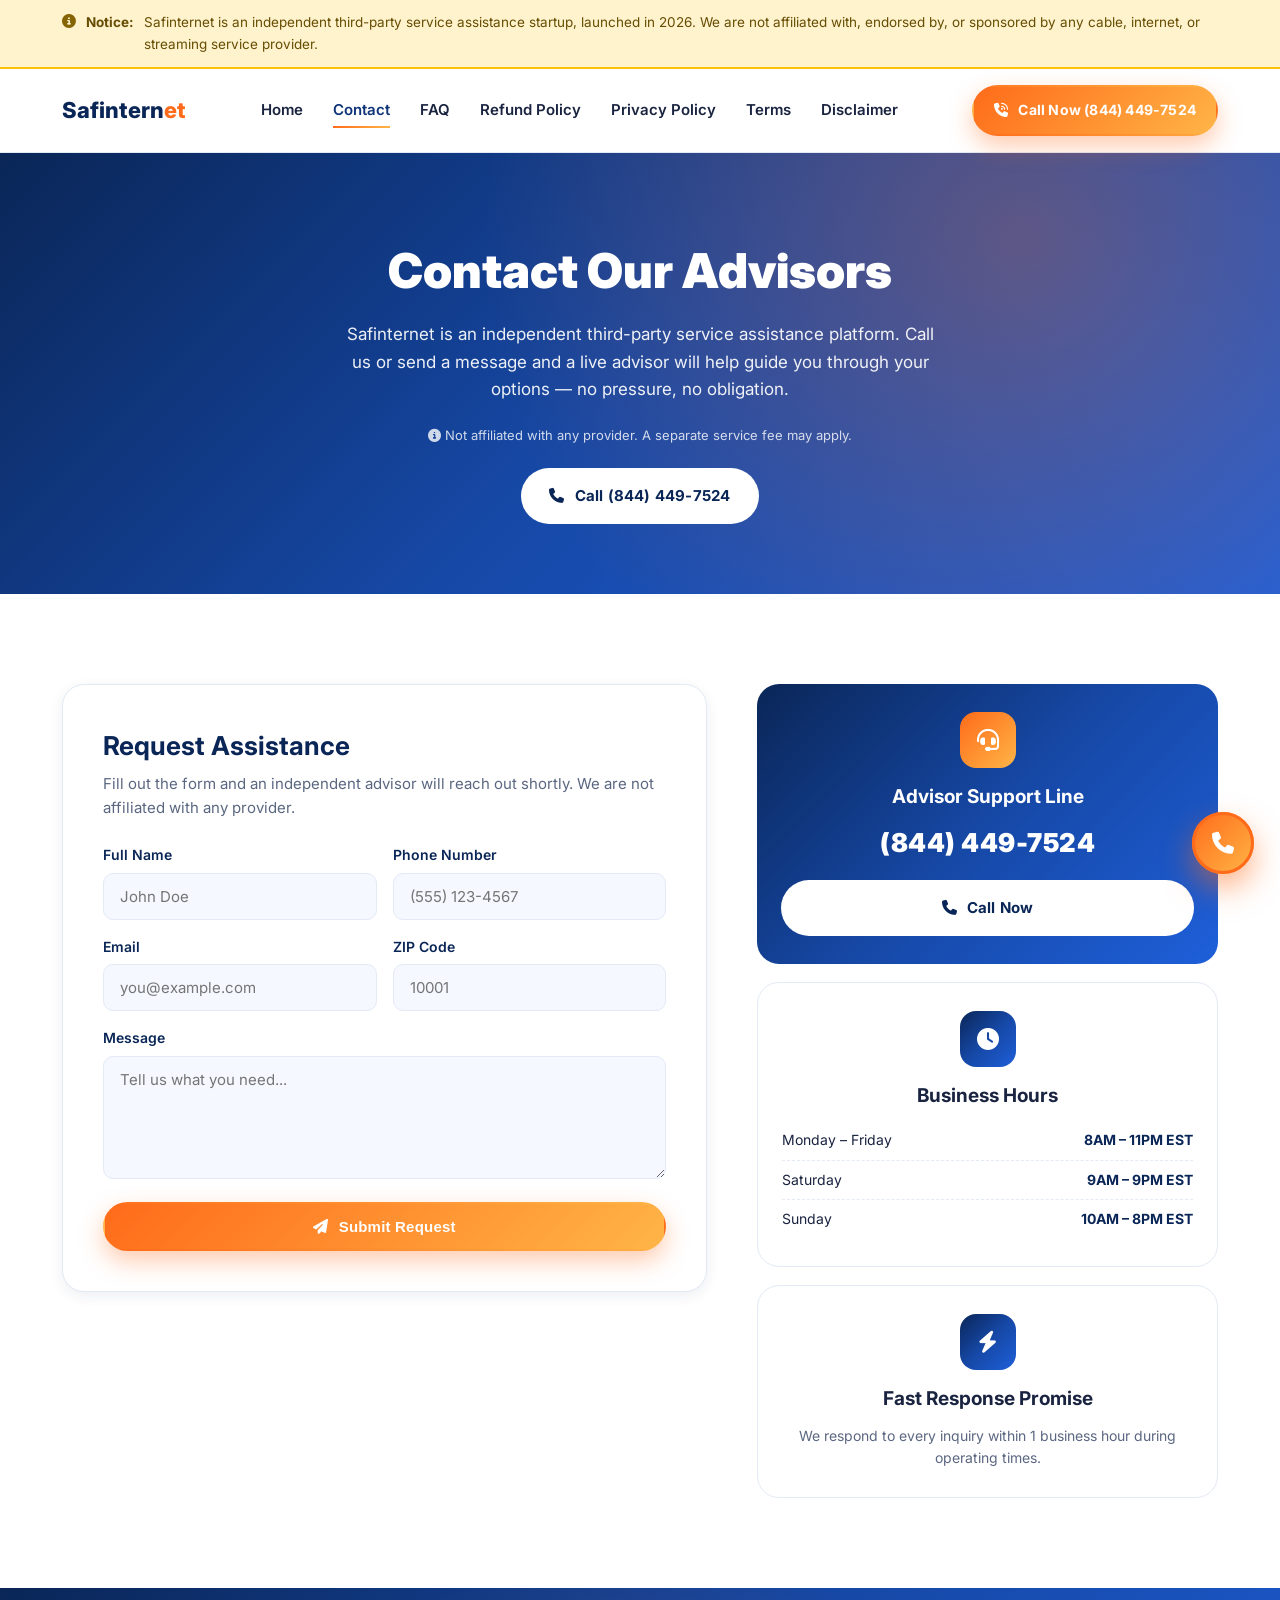
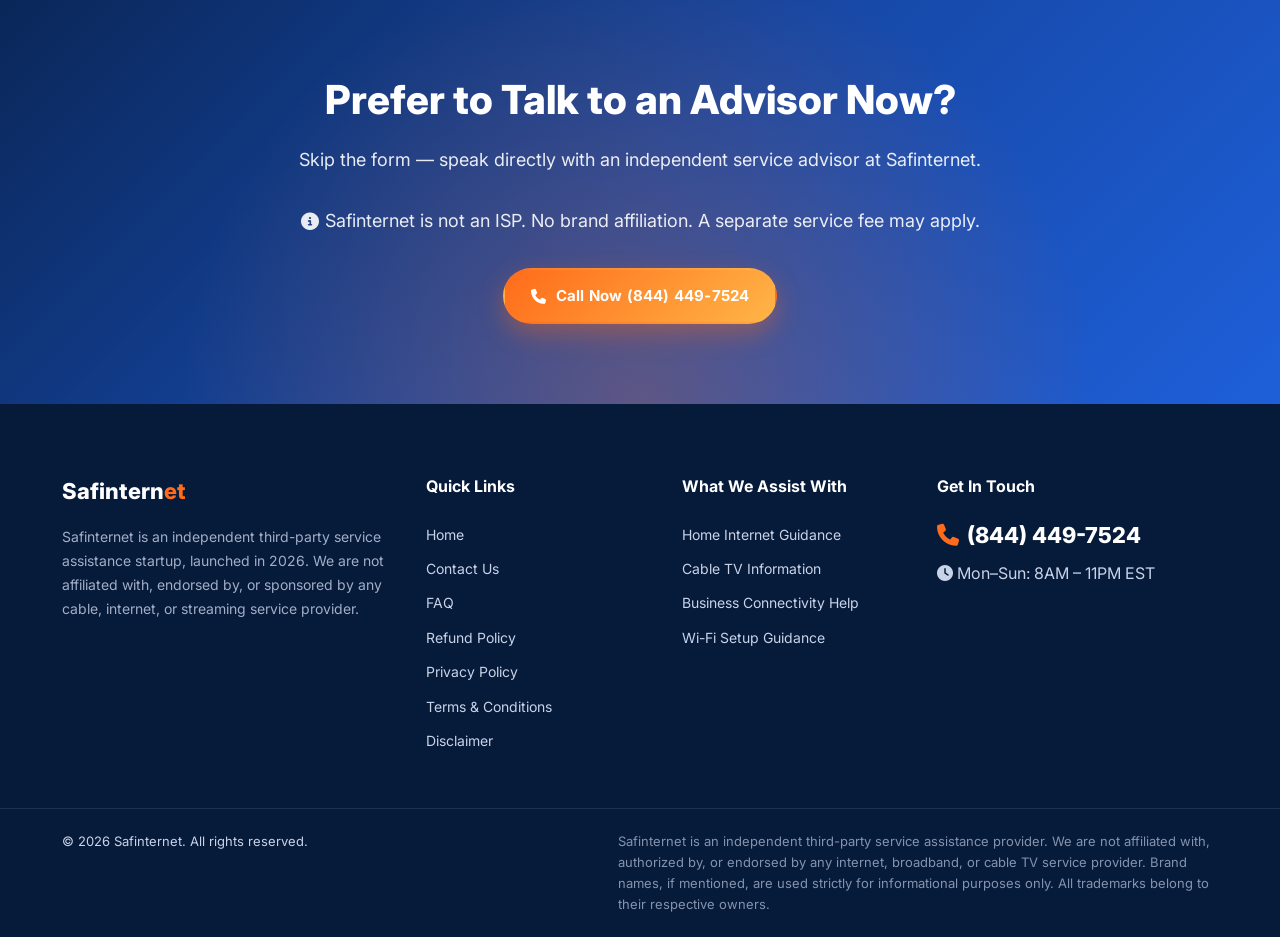
<file: contact.html>
﻿<!DOCTYPE html>
<html lang="en">
<head>
<meta charset="UTF-8" />
<link rel="icon" type="image/svg+xml" href="favicon.svg" />
<meta name="viewport" content="width=device-width, initial-scale=1.0" />
<title>Contact Safinternet | Independent Service Assistance (844) 449-7524</title>
<meta name="description" content="Contact Safinternet — an independent third-party service assistance platform. Call (844) 449-7524 or fill out our form. Not affiliated with any provider." />
<link rel="preconnect" href="https://fonts.googleapis.com">
<link rel="preconnect" href="https://fonts.gstatic.com" crossorigin>
<link href="https://fonts.googleapis.com/css2?family=Inter:wght@400;500;600;700;800;900&display=swap" rel="stylesheet">
<link rel="stylesheet" href="https://cdnjs.cloudflare.com/ajax/libs/font-awesome/6.5.1/css/all.min.css" />
<link rel="stylesheet" href="style.css" />
</head>
<body>

<div class="compliance-bar">
  <div class="container">
    <i class="fa-solid fa-circle-info"></i>
    <strong>Notice:</strong> Safinternet is an independent third-party service assistance startup, launched in 2026. We are not affiliated with, endorsed by, or sponsored by any cable, internet, or streaming service provider.
  </div>
</div>

<header class="site-header" id="siteHeader">
  <div class="container header-inner">
    <a href="index.html" class="logo">
      <span class="logo-text">Safintern<span>et</span></span>
    </a>
    <nav class="main-nav" id="mainNav">
      <a href="index.html">Home</a>
      <a href="contact.html" class="active">Contact</a>
      <a href="faq.html">FAQ</a>
      <a href="refund-policy.html">Refund Policy</a>
      <a href="privacy-policy.html">Privacy Policy</a>
      <a href="terms.html">Terms</a>
      <a href="disclaimer.html">Disclaimer</a>
    </nav>
    <a href="tel:+18444497524" class="btn btn-primary header-cta">
      <i class="fa-solid fa-phone-volume"></i> Call Now (844) 449-7524
    </a>
    <button class="nav-toggle" id="navToggle" aria-label="Menu">
      <span></span><span></span><span></span>
    </button>
  </div>
</header>

<section class="page-hero">
  <div class="container">
    <h1>Contact Our Advisors</h1>
    <p>Safinternet is an independent third-party service assistance platform. Call us or send a message and a live advisor will help guide you through your options — no pressure, no obligation.</p>
    <p style="font-size:13px; opacity:.8; margin-top:8px"><i class="fa-solid fa-circle-info"></i> Not affiliated with any provider. A separate service fee may apply.</p>
    <a href="tel:+18444497524" class="btn btn-light"><i class="fa-solid fa-phone"></i> Call (844) 449-7524</a>
  </div>
</section>

<section class="contact-section section">
  <div class="container contact-grid">
    <div class="contact-form-wrap reveal">
      <h2>Request Assistance</h2>
      <p class="muted">Fill out the form and an independent advisor will reach out shortly. We are not affiliated with any provider.</p>
      <form class="contact-form" id="contactForm" onsubmit="return handleContactSubmit(event)">
        <div class="form-row">
          <div class="form-group">
            <label>Full Name</label>
            <input type="text" name="name" required placeholder="John Doe" />
          </div>
          <div class="form-group">
            <label>Phone Number</label>
            <input type="tel" name="phone" required placeholder="(555) 123-4567" />
          </div>
        </div>
        <div class="form-row">
          <div class="form-group">
            <label>Email</label>
            <input type="email" name="email" required placeholder="you@example.com" />
          </div>
          <div class="form-group">
            <label>ZIP Code</label>
            <input type="text" name="zip" required placeholder="10001" maxlength="10" />
          </div>
        </div>
        <div class="form-group">
          <label>Message</label>
          <textarea name="message" rows="5" placeholder="Tell us what you need..."></textarea>
        </div>
        <button type="submit" class="btn btn-primary btn-block"><i class="fa-solid fa-paper-plane"></i> Submit Request</button>
        <p class="form-success" id="formSuccess">Thanks! We received your message. For immediate help, call (844) 449-7524.</p>
      </form>
    </div>

    <aside class="contact-side reveal">
      <div class="side-card highlight">
        <div class="side-icon"><i class="fa-solid fa-headset"></i></div>
        <h3>Advisor Support Line</h3>
        <a href="tel:+18444497524" class="big-phone">(844) 449-7524</a>
        <a href="tel:+18444497524" class="btn btn-light btn-block"><i class="fa-solid fa-phone"></i> Call Now</a>
      </div>
      <div class="side-card">
        <div class="side-icon alt"><i class="fa-solid fa-clock"></i></div>
        <h3>Business Hours</h3>
        <ul class="hours">
          <li><span>Monday – Friday</span><strong>8AM – 11PM EST</strong></li>
          <li><span>Saturday</span><strong>9AM – 9PM EST</strong></li>
          <li><span>Sunday</span><strong>10AM – 8PM EST</strong></li>
        </ul>
      </div>
      <div class="side-card">
        <div class="side-icon alt"><i class="fa-solid fa-bolt"></i></div>
        <h3>Fast Response Promise</h3>
        <p>We respond to every inquiry within 1 business hour during operating times.</p>
      </div>
    </aside>
  </div>
</section>

<section class="final-cta">
  <div class="container final-cta-inner">
    <h2>Prefer to Talk to an Advisor Now?</h2>
    <p>Skip the form — speak directly with an independent service advisor at Safinternet.</p>
    <p class="final-cta-note"><i class="fa-solid fa-circle-info"></i> Safinternet is not an ISP. No brand affiliation. A separate service fee may apply.</p>
    <div class="cta-buttons">
      <a href="tel:+18444497524" class="btn btn-primary"><i class="fa-solid fa-phone"></i> Call Now (844) 449-7524</a>
    </div>
  </div>
</section>

<footer class="site-footer">
  <div class="container footer-grid">
    <div>
      <a href="index.html" class="logo footer-logo">
      <span class="logo-text">Safintern<span>et</span></span>
      </a>
      <p class="footer-about">Safinternet is an independent third-party service assistance startup, launched in 2026. We are not affiliated with, endorsed by, or sponsored by any cable, internet, or streaming service provider.</p>
    </div>
    <div>
      <h4>Quick Links</h4>
      <ul>
        <li><a href="index.html">Home</a></li>
        <li><a href="contact.html">Contact Us</a></li>
        <li><a href="faq.html">FAQ</a></li>
        <li><a href="refund-policy.html">Refund Policy</a></li>
        <li><a href="privacy-policy.html">Privacy Policy</a></li>
        <li><a href="terms.html">Terms &amp; Conditions</a></li>
        <li><a href="disclaimer.html">Disclaimer</a></li>
      </ul>
    </div>
    <div>
      <h4>What We Assist With</h4>
      <ul>
        <li>Home Internet Guidance</li>
        <li>Cable TV Information</li>
        <li>Business Connectivity Help</li>
        <li>Wi-Fi Setup Guidance</li>
      </ul>
    </div>
    <div>
      <h4>Get In Touch</h4>
      <a href="tel:+18444497524" class="footer-phone"><i class="fa-solid fa-phone"></i> (844) 449-7524</a>
      <p><i class="fa-solid fa-clock"></i> Mon–Sun: 8AM – 11PM EST</p>
    </div>
  </div>
  <div class="footer-bottom">
    <div class="container">
      <p>&copy; 2026 Safinternet. All rights reserved.</p>
      <p class="disclaimer-text">Safinternet is an independent third-party service assistance provider. We are not affiliated with, authorized by, or endorsed by any internet, broadband, or cable TV service provider. Brand names, if mentioned, are used strictly for informational purposes only. All trademarks belong to their respective owners.</p>
    </div>
  </div>
</footer>

<a href="tel:+18444497524" class="floating-call" aria-label="Call Now">
  <i class="fa-solid fa-phone"></i><span class="pulse"></span>
</a>
<a href="tel:+18444497524" class="mobile-call-bar">
  <i class="fa-solid fa-phone-volume"></i> Call Now (844) 449-7524
</a>

<div class="call-popup" id="callPopup" aria-hidden="true">
  <div class="popup-overlay" id="popupOverlay"></div>
  <div class="popup-box">
    <button class="popup-close" id="popupClose" aria-label="Close">&times;</button>
    <div class="popup-icon"><i class="fa-solid fa-headset"></i></div>
    <h3>Need Help Finding the Best Deal?</h3>
    <p>Speak with our telecom experts now and check available offers in your area.</p>
    <div class="popup-buttons">
      <a href="tel:+18444497524" class="btn btn-primary"><i class="fa-solid fa-phone"></i> Call Now (844) 449-7524</a>
      <button class="btn btn-ghost" id="popupCloseBtn">Close</button>
    </div>
    <small class="popup-note"><i class="fa-solid fa-circle-info"></i> Independent Platform &middot; No Brand Affiliation &middot; Service Fee May Apply</small>
  </div>
</div>

<script src="script.js"></script>
</body>
</html>
</file>
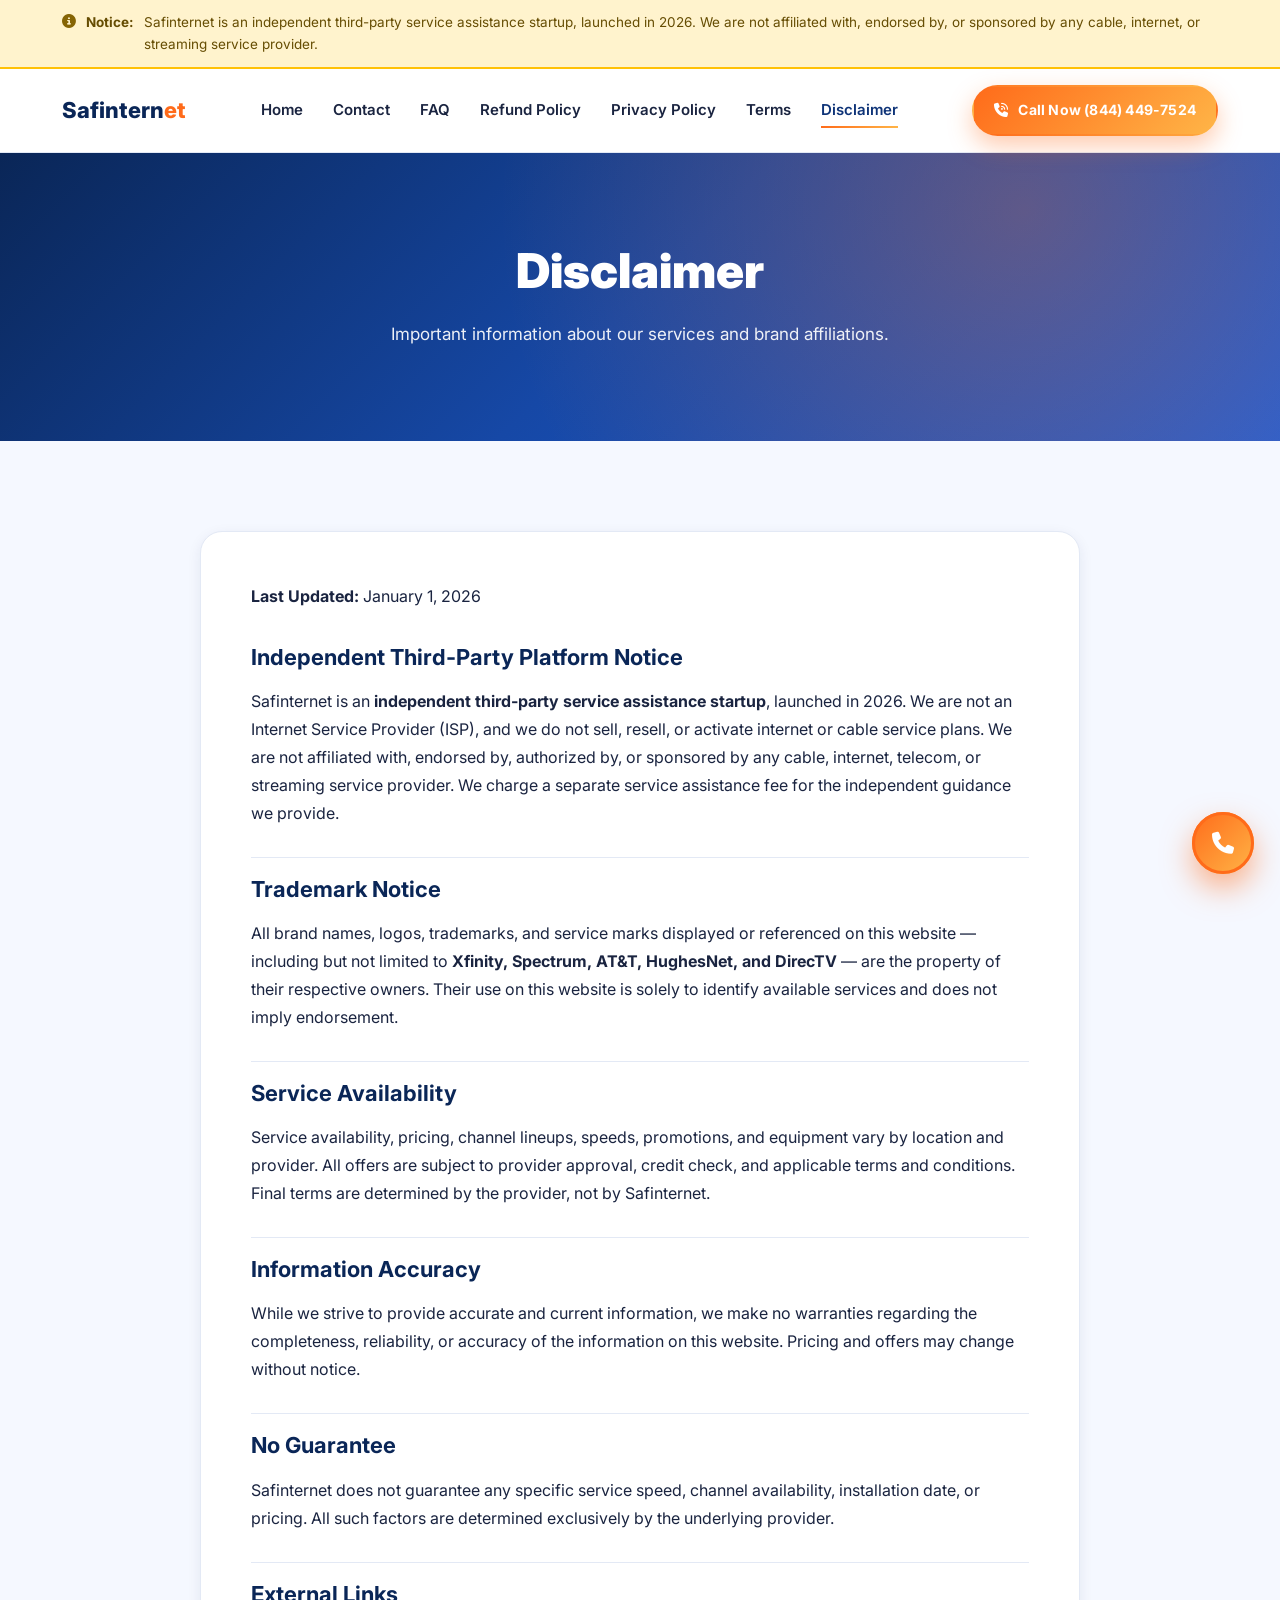
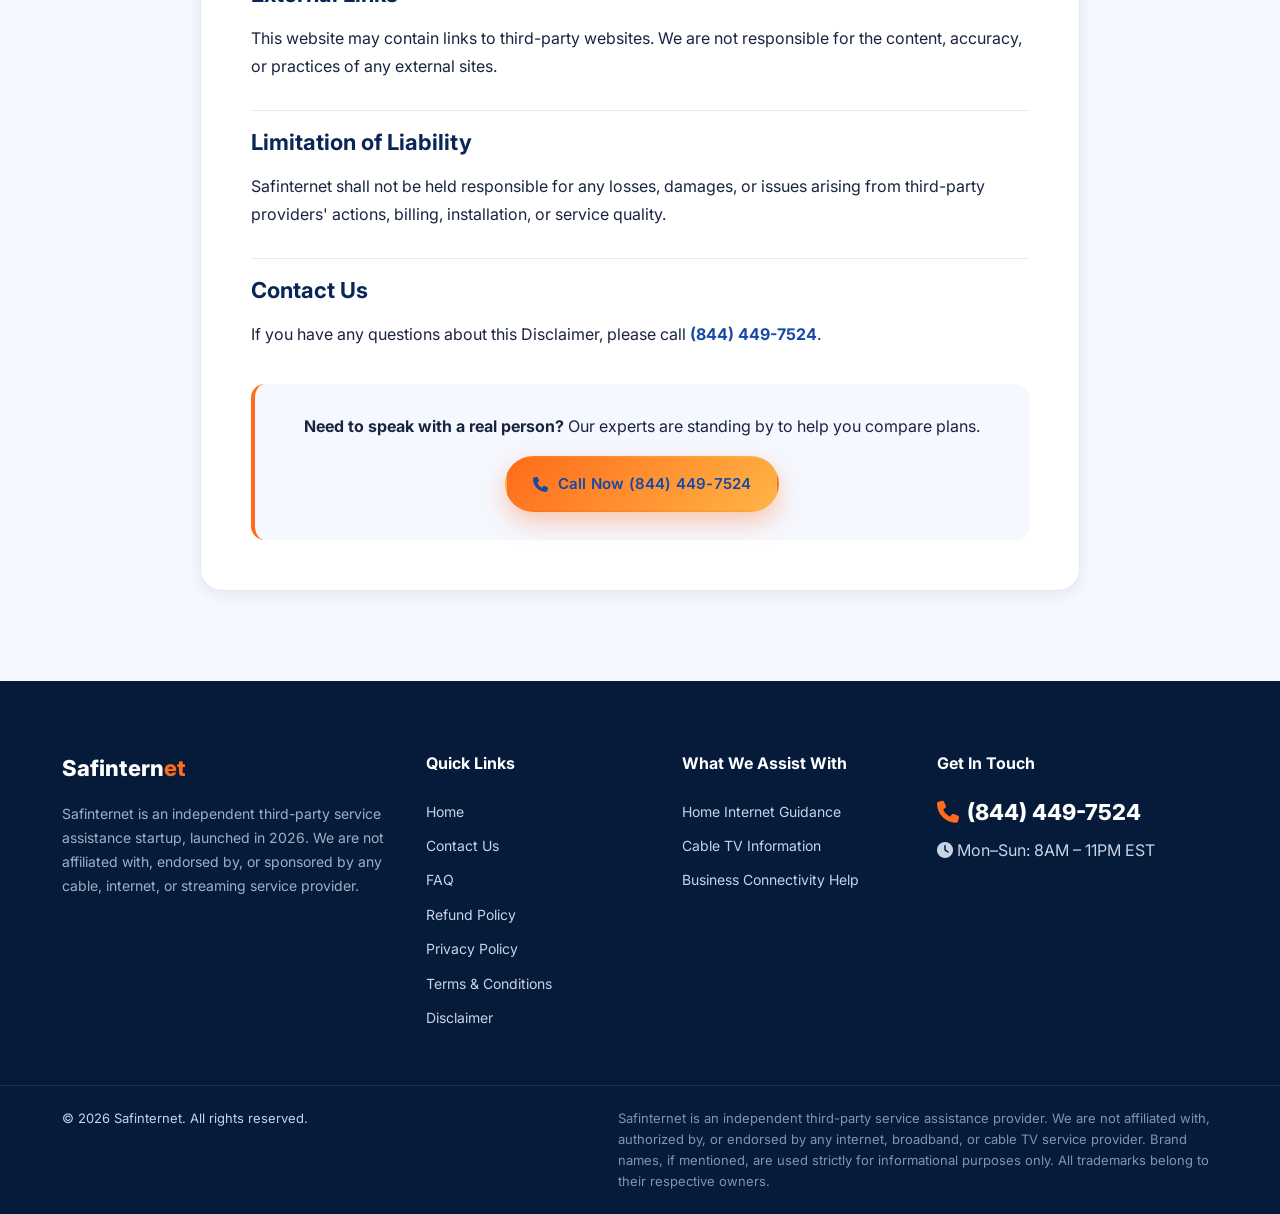
<file: disclaimer.html>
﻿<!DOCTYPE html>
<html lang="en">
<head>
<meta charset="UTF-8" />
<link rel="icon" type="image/svg+xml" href="favicon.svg" />
<meta name="viewport" content="width=device-width, initial-scale=1.0" />
<title>Disclaimer | Safinternet</title>
<meta name="description" content="Disclaimer for Safinternet — independent authorized reseller of telecom services." />
<link rel="preconnect" href="https://fonts.googleapis.com">
<link href="https://fonts.googleapis.com/css2?family=Inter:wght@400;500;600;700;800;900&display=swap" rel="stylesheet">
<link rel="stylesheet" href="https://cdnjs.cloudflare.com/ajax/libs/font-awesome/6.5.1/css/all.min.css" />
<link rel="stylesheet" href="style.css" />
</head>
<body>

<div class="compliance-bar">
  <div class="container">
    <i class="fa-solid fa-circle-info"></i>
    <strong>Notice:</strong> Safinternet is an independent third-party service assistance startup, launched in 2026. We are not affiliated with, endorsed by, or sponsored by any cable, internet, or streaming service provider.
  </div>
</div>

<header class="site-header" id="siteHeader">
  <div class="container header-inner">
    <a href="index.html" class="logo">
      <span class="logo-text">Safintern<span>et</span></span>
    </a>
    <nav class="main-nav" id="mainNav">
      <a href="index.html">Home</a>
      <a href="contact.html">Contact</a>
      <a href="faq.html">FAQ</a>
      <a href="refund-policy.html">Refund Policy</a>
      <a href="privacy-policy.html">Privacy Policy</a>
      <a href="terms.html">Terms</a>
      <a href="disclaimer.html" class="active">Disclaimer</a>
    </nav>
    <a href="tel:+18444497524" class="btn btn-primary header-cta">
      <i class="fa-solid fa-phone-volume"></i> Call Now (844) 449-7524
    </a>
    <button class="nav-toggle" id="navToggle" aria-label="Menu">
      <span></span><span></span><span></span>
    </button>
  </div>
</header>

<section class="page-hero">
  <div class="container">
    <h1>Disclaimer</h1>
    <p>Important information about our services and brand affiliations.</p>
  </div>
</section>

<section class="legal-section section">
  <div class="container legal-content">
    <p><strong>Last Updated:</strong> January 1, 2026</p>

    <h2>Independent Third-Party Platform Notice</h2>
    <p>Safinternet is an <strong>independent third-party service assistance startup</strong>, launched in 2026. We are not an Internet Service Provider (ISP), and we do not sell, resell, or activate internet or cable service plans. We are not affiliated with, endorsed by, authorized by, or sponsored by any cable, internet, telecom, or streaming service provider. We charge a separate service assistance fee for the independent guidance we provide.</p>

    <h2>Trademark Notice</h2>
    <p>All brand names, logos, trademarks, and service marks displayed or referenced on this website — including but not limited to <strong>Xfinity, Spectrum, AT&amp;T, HughesNet, and DirecTV</strong> — are the property of their respective owners. Their use on this website is solely to identify available services and does not imply endorsement.</p>

    <h2>Service Availability</h2>
    <p>Service availability, pricing, channel lineups, speeds, promotions, and equipment vary by location and provider. All offers are subject to provider approval, credit check, and applicable terms and conditions. Final terms are determined by the provider, not by Safinternet.</p>

    <h2>Information Accuracy</h2>
    <p>While we strive to provide accurate and current information, we make no warranties regarding the completeness, reliability, or accuracy of the information on this website. Pricing and offers may change without notice.</p>

    <h2>No Guarantee</h2>
    <p>Safinternet does not guarantee any specific service speed, channel availability, installation date, or pricing. All such factors are determined exclusively by the underlying provider.</p>

    <h2>External Links</h2>
    <p>This website may contain links to third-party websites. We are not responsible for the content, accuracy, or practices of any external sites.</p>

    <h2>Limitation of Liability</h2>
    <p>Safinternet shall not be held responsible for any losses, damages, or issues arising from third-party providers' actions, billing, installation, or service quality.</p>

    <h2>Contact Us</h2>
    <p>If you have any questions about this Disclaimer, please call <a href="tel:+18444497524"><strong>(844) 449-7524</strong></a>.</p>

    <div class="legal-cta">
      <p><strong>Need to speak with a real person?</strong> Our experts are standing by to help you compare plans.</p>
      <a href="tel:+18444497524" class="btn btn-primary"><i class="fa-solid fa-phone"></i> Call Now (844) 449-7524</a>
    </div>
  </div>
</section>

<footer class="site-footer">
  <div class="container footer-grid">
    <div>
      <a href="index.html" class="logo footer-logo">
      <span class="logo-text">Safintern<span>et</span></span>
      </a>
      <p class="footer-about">Safinternet is an independent third-party service assistance startup, launched in 2026. We are not affiliated with, endorsed by, or sponsored by any cable, internet, or streaming service provider.</p>
    </div>
    <div>
      <h4>Quick Links</h4>
      <ul>
        <li><a href="index.html">Home</a></li>
        <li><a href="contact.html">Contact Us</a></li>
        <li><a href="faq.html">FAQ</a></li>
        <li><a href="refund-policy.html">Refund Policy</a></li>
        <li><a href="privacy-policy.html">Privacy Policy</a></li>
        <li><a href="terms.html">Terms &amp; Conditions</a></li>
        <li><a href="disclaimer.html">Disclaimer</a></li>
      </ul>
    </div>
    <div>
      <h4>What We Assist With</h4>
      <ul>
        <li>Home Internet Guidance</li><li>Cable TV Information</li><li>Business Connectivity Help</li>
      </ul>
    </div>
    <div>
      <h4>Get In Touch</h4>
      <a href="tel:+18444497524" class="footer-phone"><i class="fa-solid fa-phone"></i> (844) 449-7524</a>
      <p><i class="fa-solid fa-clock"></i> Mon–Sun: 8AM – 11PM EST</p>
    </div>
  </div>
  <div class="footer-bottom">
    <div class="container">
      <p>&copy; 2026 Safinternet. All rights reserved.</p>
      <p class="disclaimer-text">Safinternet is an independent third-party service assistance provider. We are not affiliated with, authorized by, or endorsed by any internet, broadband, or cable TV service provider. Brand names, if mentioned, are used strictly for informational purposes only. All trademarks belong to their respective owners.</p>
    </div>
  </div>
</footer>

<a href="tel:+18444497524" class="floating-call" aria-label="Call Now">
  <i class="fa-solid fa-phone"></i><span class="pulse"></span>
</a>
<a href="tel:+18444497524" class="mobile-call-bar">
  <i class="fa-solid fa-phone-volume"></i> Call Now (844) 449-7524
</a>

<div class="call-popup" id="callPopup" aria-hidden="true">
  <div class="popup-overlay" id="popupOverlay"></div>
  <div class="popup-box">
    <button class="popup-close" id="popupClose" aria-label="Close">&times;</button>
    <div class="popup-icon"><i class="fa-solid fa-headset"></i></div>
    <h3>Need Help Finding the Best Deal?</h3>
    <p>Speak with our telecom experts now and check available offers in your area.</p>
    <div class="popup-buttons">
      <a href="tel:+18444497524" class="btn btn-primary"><i class="fa-solid fa-phone"></i> Call Now (844) 449-7524</a>
      <button class="btn btn-ghost" id="popupCloseBtn">Close</button>
    </div>
    <small class="popup-note"><i class="fa-solid fa-shield-halved"></i> Authorized Reseller · Free Consultation</small>
  </div>
</div>

<script src="script.js"></script>
</body>
</html>
</file>
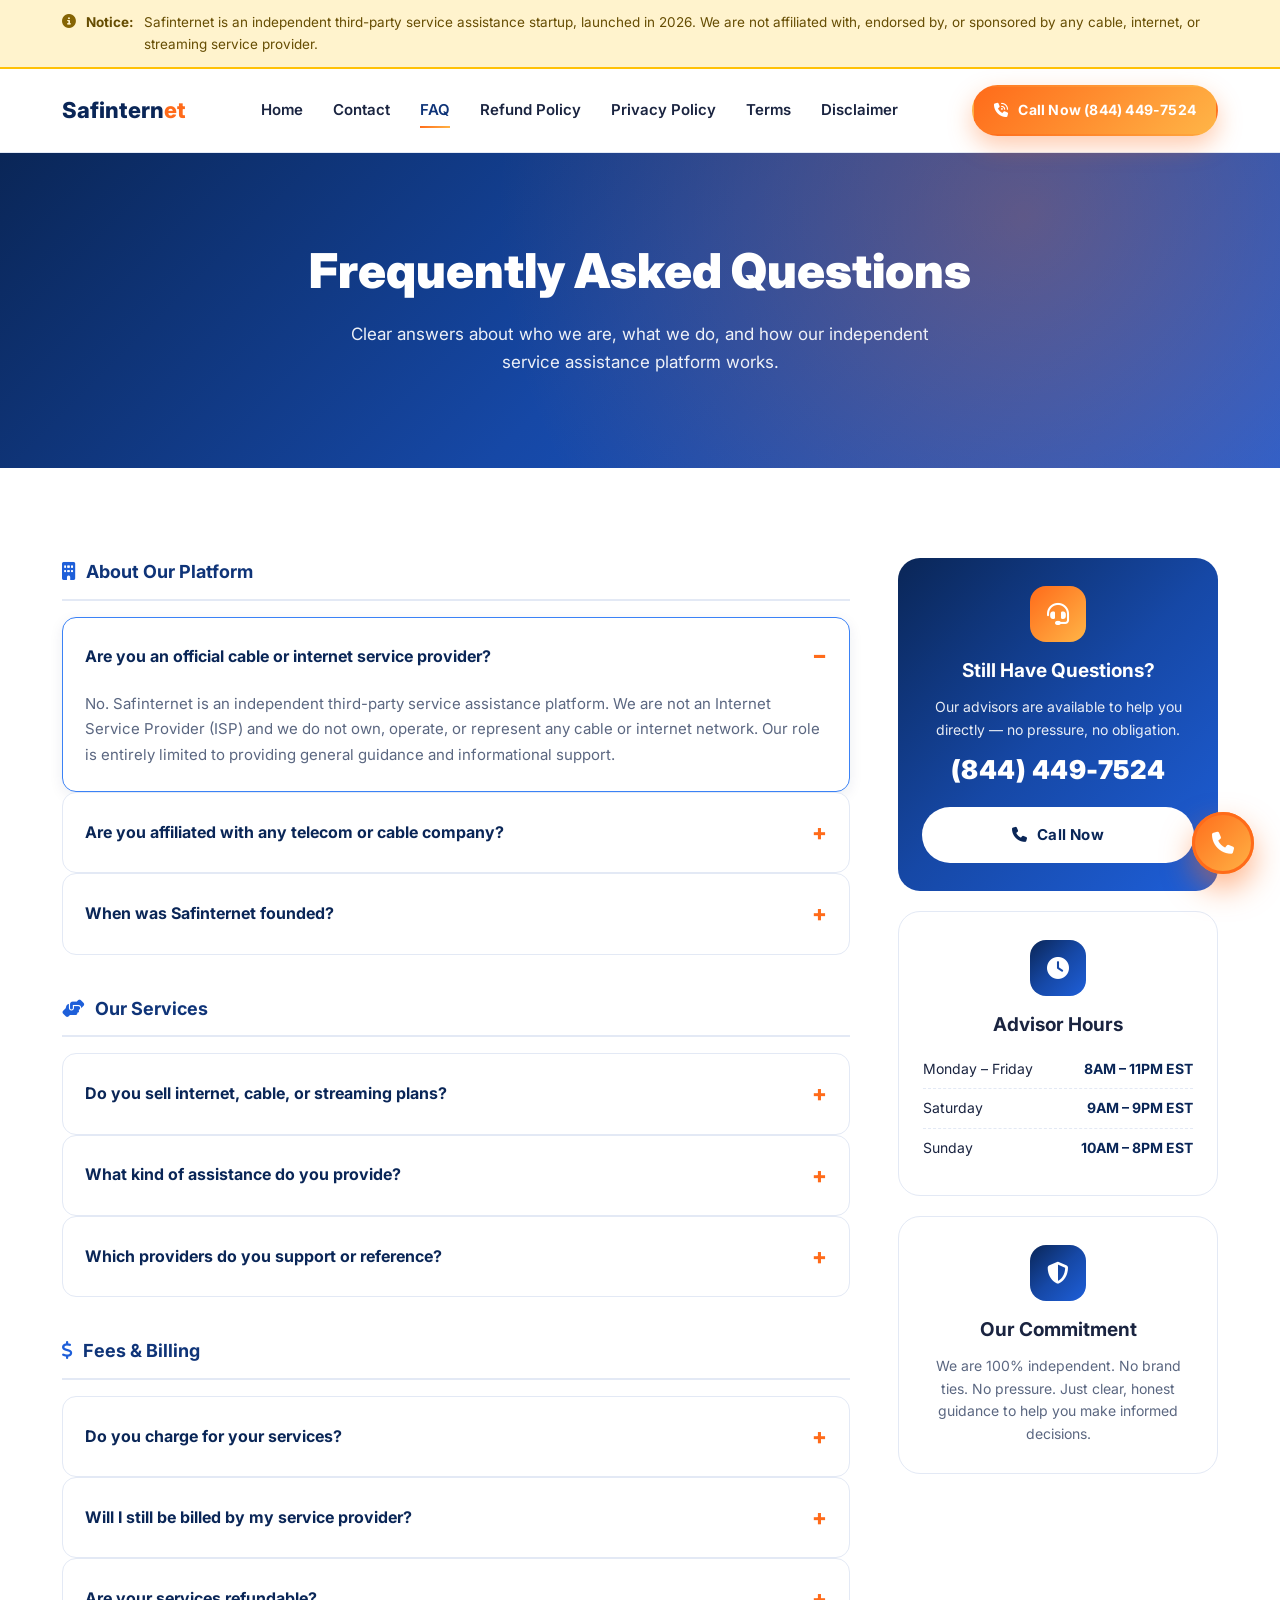
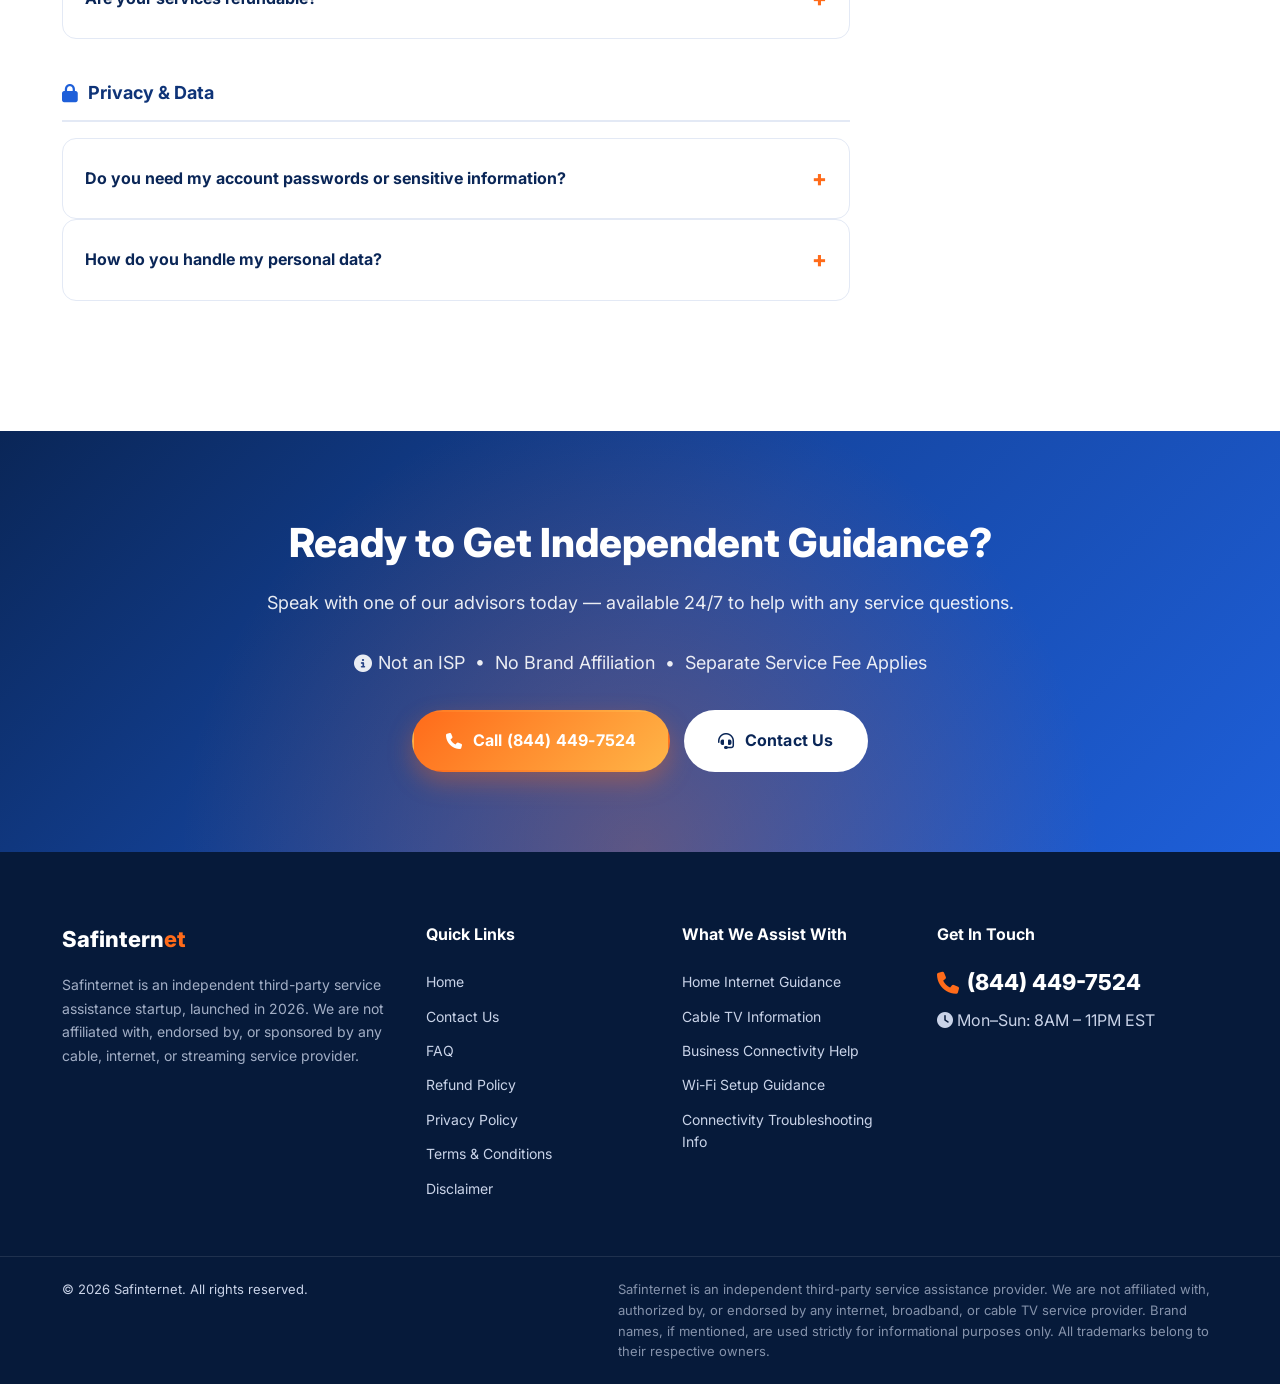
<file: faq.html>
﻿<!DOCTYPE html>
<html lang="en">
<head>
<meta charset="UTF-8" />
<link rel="icon" type="image/svg+xml" href="favicon.svg" />
<meta name="viewport" content="width=device-width, initial-scale=1.0" />
<title>FAQ | Safinternet — Independent Service Assistance</title>
<meta name="description" content="Frequently asked questions about Safinternet — an independent third-party service assistance platform for internet and cable guidance." />
<link rel="preconnect" href="https://fonts.googleapis.com">
<link href="https://fonts.googleapis.com/css2?family=Inter:wght@400;500;600;700;800;900&display=swap" rel="stylesheet">
<link rel="stylesheet" href="https://cdnjs.cloudflare.com/ajax/libs/font-awesome/6.5.1/css/all.min.css" />
<link rel="stylesheet" href="style.css" />
</head>
<body>

<div class="compliance-bar">
  <div class="container">
    <i class="fa-solid fa-circle-info"></i>
    <strong>Notice:</strong> Safinternet is an independent third-party service assistance startup, launched in 2026. We are not affiliated with, endorsed by, or sponsored by any cable, internet, or streaming service provider.
  </div>
</div>

<header class="site-header" id="siteHeader">
  <div class="container header-inner">
    <a href="index.html" class="logo">
      <span class="logo-text">Safintern<span>et</span></span>
    </a>
    <nav class="main-nav" id="mainNav">
      <a href="index.html">Home</a>
      <a href="contact.html">Contact</a>
      <a href="faq.html" class="active">FAQ</a>
      <a href="refund-policy.html">Refund Policy</a>
      <a href="privacy-policy.html">Privacy Policy</a>
      <a href="terms.html">Terms</a>
      <a href="disclaimer.html">Disclaimer</a>
    </nav>
    <a href="tel:+18444497524" class="btn btn-primary header-cta">
      <i class="fa-solid fa-phone-volume"></i> Call Now (844) 449-7524
    </a>
    <button class="nav-toggle" id="navToggle" aria-label="Menu">
      <span></span><span></span><span></span>
    </button>
  </div>
</header>

<section class="page-hero">
  <div class="container">
    <h1>Frequently Asked Questions</h1>
    <p>Clear answers about who we are, what we do, and how our independent service assistance platform works.</p>
  </div>
</section>

<section class="faq-page section">
  <div class="container">
    <div class="faq-page-grid">
      <div class="faq-page-list">

        <div class="faq-group">
          <h2 class="faq-group-title"><i class="fa-solid fa-building"></i> About Our Platform</h2>

          <details class="faq-item" open>
            <summary>Are you an official cable or internet service provider?</summary>
            <p>No. Safinternet is an independent third-party service assistance platform. We are not an Internet Service Provider (ISP) and we do not own, operate, or represent any cable or internet network. Our role is entirely limited to providing general guidance and informational support.</p>
          </details>

          <details class="faq-item">
            <summary>Are you affiliated with any telecom or cable company?</summary>
            <p>No. Safinternet is not affiliated with, endorsed by, authorized by, or sponsored by any internet, cable, telecom, or streaming service provider. Any references to providers on our platform are for informational purposes only.</p>
          </details>

          <details class="faq-item">
            <summary>When was Safinternet founded?</summary>
            <p>Safinternet is a startup launched in 2026. We are a newly established independent service assistance platform focused on helping users navigate internet and cable service options with clarity and confidence.</p>
          </details>
        </div>

        <div class="faq-group">
          <h2 class="faq-group-title"><i class="fa-solid fa-handshake-angle"></i> Our Services</h2>

          <details class="faq-item">
            <summary>Do you sell internet, cable, or streaming plans?</summary>
            <p>No. We do not sell any internet, cable, or streaming service plans. We provide general guidance and informational assistance only. To subscribe to a service, you would need to contact a provider directly.</p>
          </details>

          <details class="faq-item">
            <summary>What kind of assistance do you provide?</summary>
            <p>We help users understand internet and broadband service options, get practical guidance on common connectivity concerns, learn how to navigate service provider processes, and receive general informational support related to cable TV services.</p>
          </details>

          <details class="faq-item">
            <summary>Which providers do you support or reference?</summary>
            <p>We may reference multiple providers such as Kinetic&#8482;, HughesNet&#174;, AT&amp;T&#174;, Frontier&#174;, Optimum&#174;, EarthLink&#174;, Viasat&#174;, and DirecTV&#174; for general informational purposes only. We are not affiliated with, partnered with, or endorsed by any of these companies. All trademarks belong to their respective owners.</p>
          </details>
        </div>

        <div class="faq-group">
          <h2 class="faq-group-title"><i class="fa-solid fa-dollar-sign"></i> Fees &amp; Billing</h2>

          <details class="faq-item">
            <summary>Do you charge for your services?</summary>
            <p>Yes. Safinternet charges a separate service assistance fee for the independent guidance we provide. This fee is entirely separate from any provider subscription charges.</p>
          </details>

          <details class="faq-item">
            <summary>Will I still be billed by my service provider?</summary>
            <p>Yes. If you independently choose to subscribe to an internet, cable, or streaming service provider, their billing is entirely separate from and independent of Safinternet's service assistance fees. Provider billing remains unchanged and is governed solely by the provider's terms.</p>
          </details>

          <details class="faq-item">
            <summary>Are your services refundable?</summary>
            <p>Refund requests may be submitted within 7 to 15 days of your service assistance purchase, depending on the type of assistance provided and whether the service was fully delivered. Please review our <a href="refund-policy.html">Refund Policy page</a> for full eligibility details. Refunds are not automatically guaranteed and are reviewed on a case-by-case basis.</p>
          </details>
        </div>

        <div class="faq-group">
          <h2 class="faq-group-title"><i class="fa-solid fa-lock"></i> Privacy &amp; Data</h2>

          <details class="faq-item">
            <summary>Do you need my account passwords or sensitive information?</summary>
            <p>Absolutely not. Safinternet never requests provider passwords, account login credentials, or any sensitive account information. We only ask for general information (such as your location or service concerns) to provide relevant guidance.</p>
          </details>

          <details class="faq-item">
            <summary>How do you handle my personal data?</summary>
            <p>We collect only the information necessary to provide our assistance services. We do not sell your personal data to third parties. Please review our <a href="privacy-policy.html">Privacy Policy</a> for full details on how we handle your information.</p>
          </details>
        </div>

      </div>

      <aside class="faq-page-aside">
        <div class="side-card highlight">
          <div class="side-icon"><i class="fa-solid fa-headset"></i></div>
          <h3>Still Have Questions?</h3>
          <p>Our advisors are available to help you directly — no pressure, no obligation.</p>
          <a href="tel:+18444497524" class="big-phone">(844) 449-7524</a>
          <a href="tel:+18444497524" class="btn btn-light btn-block"><i class="fa-solid fa-phone"></i> Call Now</a>
        </div>
        <div class="side-card">
          <div class="side-icon alt"><i class="fa-solid fa-clock"></i></div>
          <h3>Advisor Hours</h3>
          <ul class="hours">
            <li><span>Monday – Friday</span><strong>8AM – 11PM EST</strong></li>
            <li><span>Saturday</span><strong>9AM – 9PM EST</strong></li>
            <li><span>Sunday</span><strong>10AM – 8PM EST</strong></li>
          </ul>
        </div>
        <div class="side-card">
          <div class="side-icon alt"><i class="fa-solid fa-shield-halved"></i></div>
          <h3>Our Commitment</h3>
          <p>We are 100% independent. No brand ties. No pressure. Just clear, honest guidance to help you make informed decisions.</p>
        </div>
      </aside>
    </div>
  </div>
</section>

<section class="final-cta">
  <div class="container final-cta-inner">
    <h2>Ready to Get Independent Guidance?</h2>
    <p>Speak with one of our advisors today — available 24/7 to help with any service questions.</p>
    <p class="final-cta-note"><i class="fa-solid fa-circle-info"></i> Not an ISP &nbsp;&bull;&nbsp; No Brand Affiliation &nbsp;&bull;&nbsp; Separate Service Fee Applies</p>
    <div class="cta-buttons">
      <a href="tel:+18444497524" class="btn btn-primary btn-lg"><i class="fa-solid fa-phone"></i> Call (844) 449-7524</a>
      <a href="contact.html" class="btn btn-light btn-lg"><i class="fa-solid fa-headset"></i> Contact Us</a>
    </div>
  </div>
</section>

<footer class="site-footer">
  <div class="container footer-grid">
    <div>
      <a href="index.html" class="logo footer-logo">
      <span class="logo-text">Safintern<span>et</span></span>
      </a>
      <p class="footer-about">Safinternet is an independent third-party service assistance startup, launched in 2026. We are not affiliated with, endorsed by, or sponsored by any cable, internet, or streaming service provider.</p>
    </div>
    <div>
      <h4>Quick Links</h4>
      <ul>
        <li><a href="index.html">Home</a></li>
        <li><a href="contact.html">Contact Us</a></li>
        <li><a href="faq.html">FAQ</a></li>
        <li><a href="refund-policy.html">Refund Policy</a></li>
        <li><a href="privacy-policy.html">Privacy Policy</a></li>
        <li><a href="terms.html">Terms &amp; Conditions</a></li>
        <li><a href="disclaimer.html">Disclaimer</a></li>
      </ul>
    </div>
    <div>
      <h4>What We Assist With</h4>
      <ul>
        <li>Home Internet Guidance</li>
        <li>Cable TV Information</li>
        <li>Business Connectivity Help</li>
        <li>Wi-Fi Setup Guidance</li>
        <li>Connectivity Troubleshooting Info</li>
      </ul>
    </div>
    <div>
      <h4>Get In Touch</h4>
      <a href="tel:+18444497524" class="footer-phone"><i class="fa-solid fa-phone"></i> (844) 449-7524</a>
      <p><i class="fa-solid fa-clock"></i> Mon–Sun: 8AM – 11PM EST</p>
    </div>
  </div>
  <div class="footer-bottom">
    <div class="container">
      <p>&copy; 2026 Safinternet. All rights reserved.</p>
      <p class="disclaimer-text">Safinternet is an independent third-party service assistance provider. We are not affiliated with, authorized by, or endorsed by any internet, broadband, or cable TV service provider. Brand names, if mentioned, are used strictly for informational purposes only. All trademarks belong to their respective owners.</p>
    </div>
  </div>
</footer>

<a href="tel:+18444497524" class="floating-call" aria-label="Call Now">
  <i class="fa-solid fa-phone"></i><span class="pulse"></span>
</a>
<a href="tel:+18444497524" class="mobile-call-bar">
  <i class="fa-solid fa-phone-volume"></i> Call Now (844) 449-7524
</a>

<div class="call-popup" id="callPopup" aria-hidden="true">
  <div class="popup-overlay" id="popupOverlay"></div>
  <div class="popup-box">
    <button class="popup-close" id="popupClose" aria-label="Close">&times;</button>
    <div class="popup-icon"><i class="fa-solid fa-headset"></i></div>
    <h3>Need Independent Service Guidance?</h3>
    <p>Speak with a Safinternet advisor. We are an independent third-party assistance platform — not affiliated with any provider.</p>
    <div class="popup-buttons">
      <a href="tel:+18444497524" class="btn btn-primary"><i class="fa-solid fa-phone"></i> Call (844) 449-7524</a>
      <button class="btn btn-ghost" id="popupCloseBtn">Close</button>
    </div>
    <small class="popup-note"><i class="fa-solid fa-circle-info"></i> Independent Platform &middot; No Brand Affiliation &middot; Service Fee May Apply</small>
  </div>
</div>

<script src="script.js"></script>
</body>
</html>
</file>
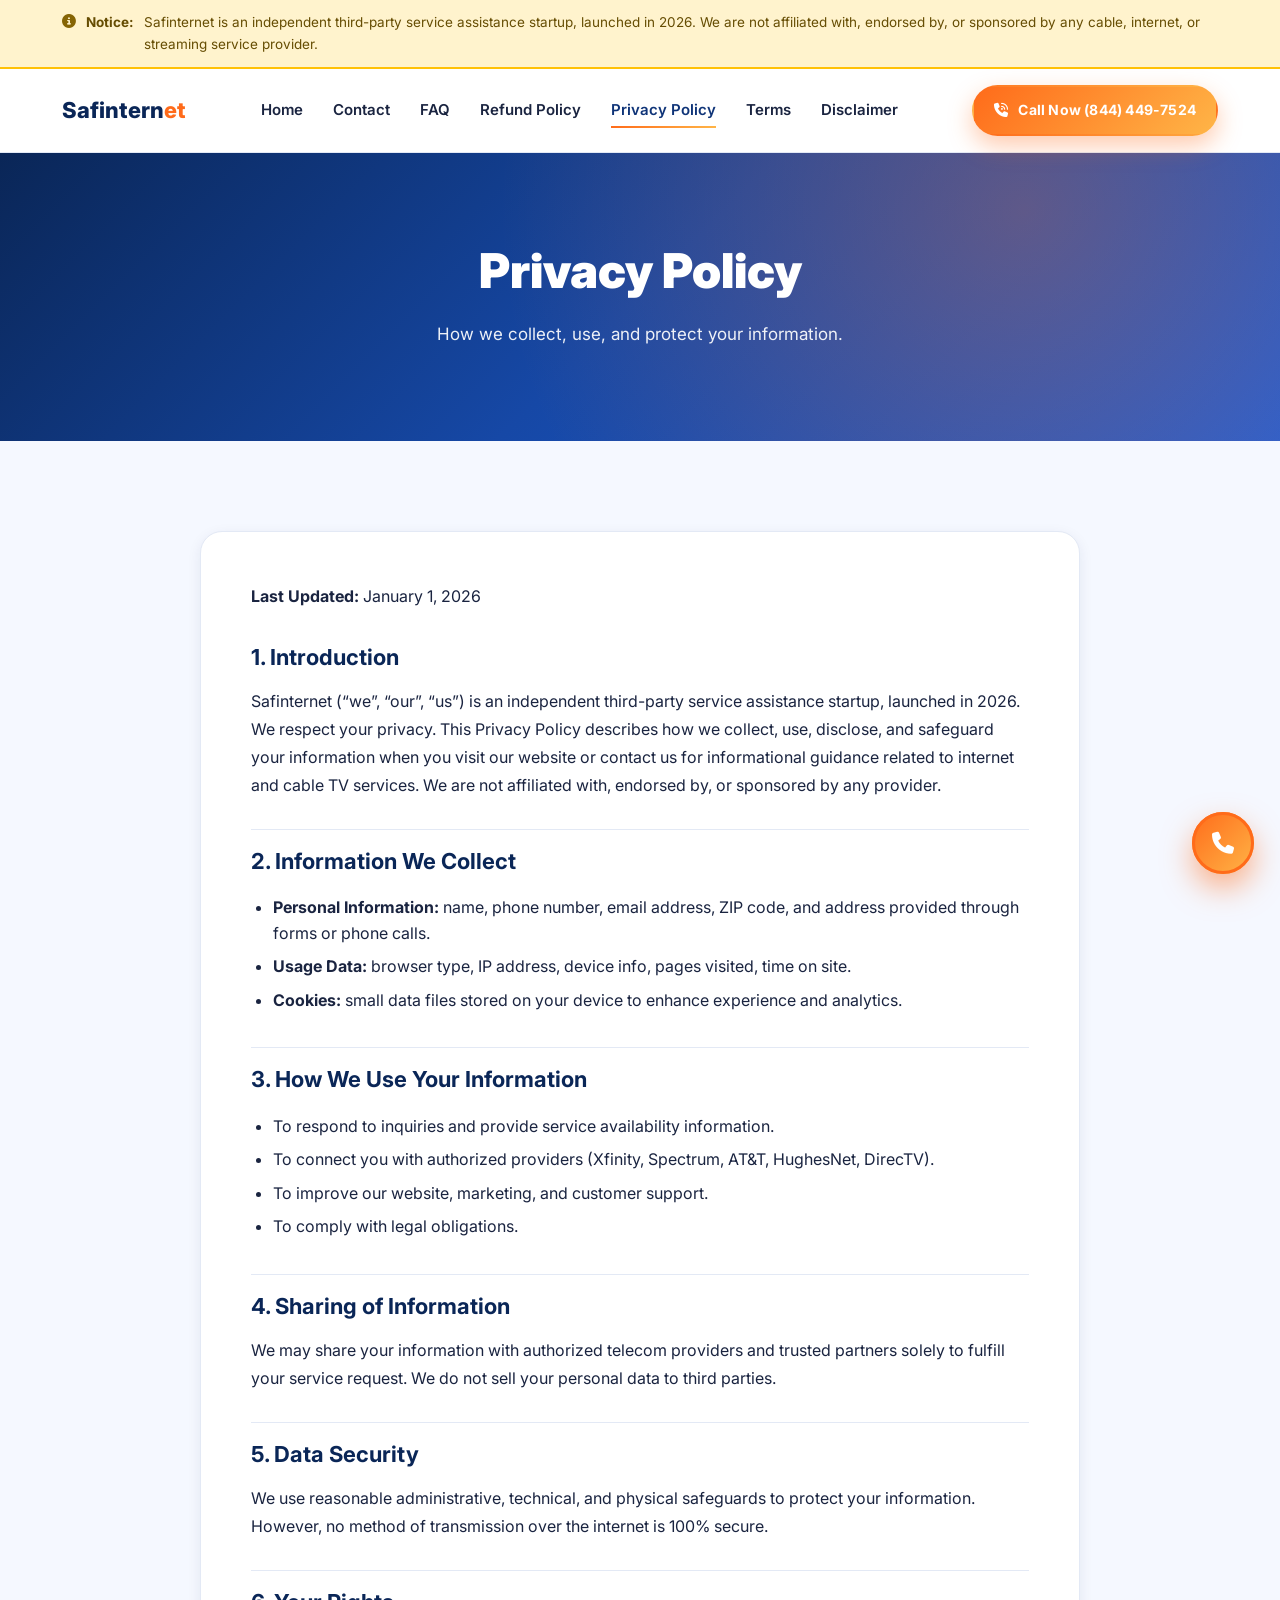
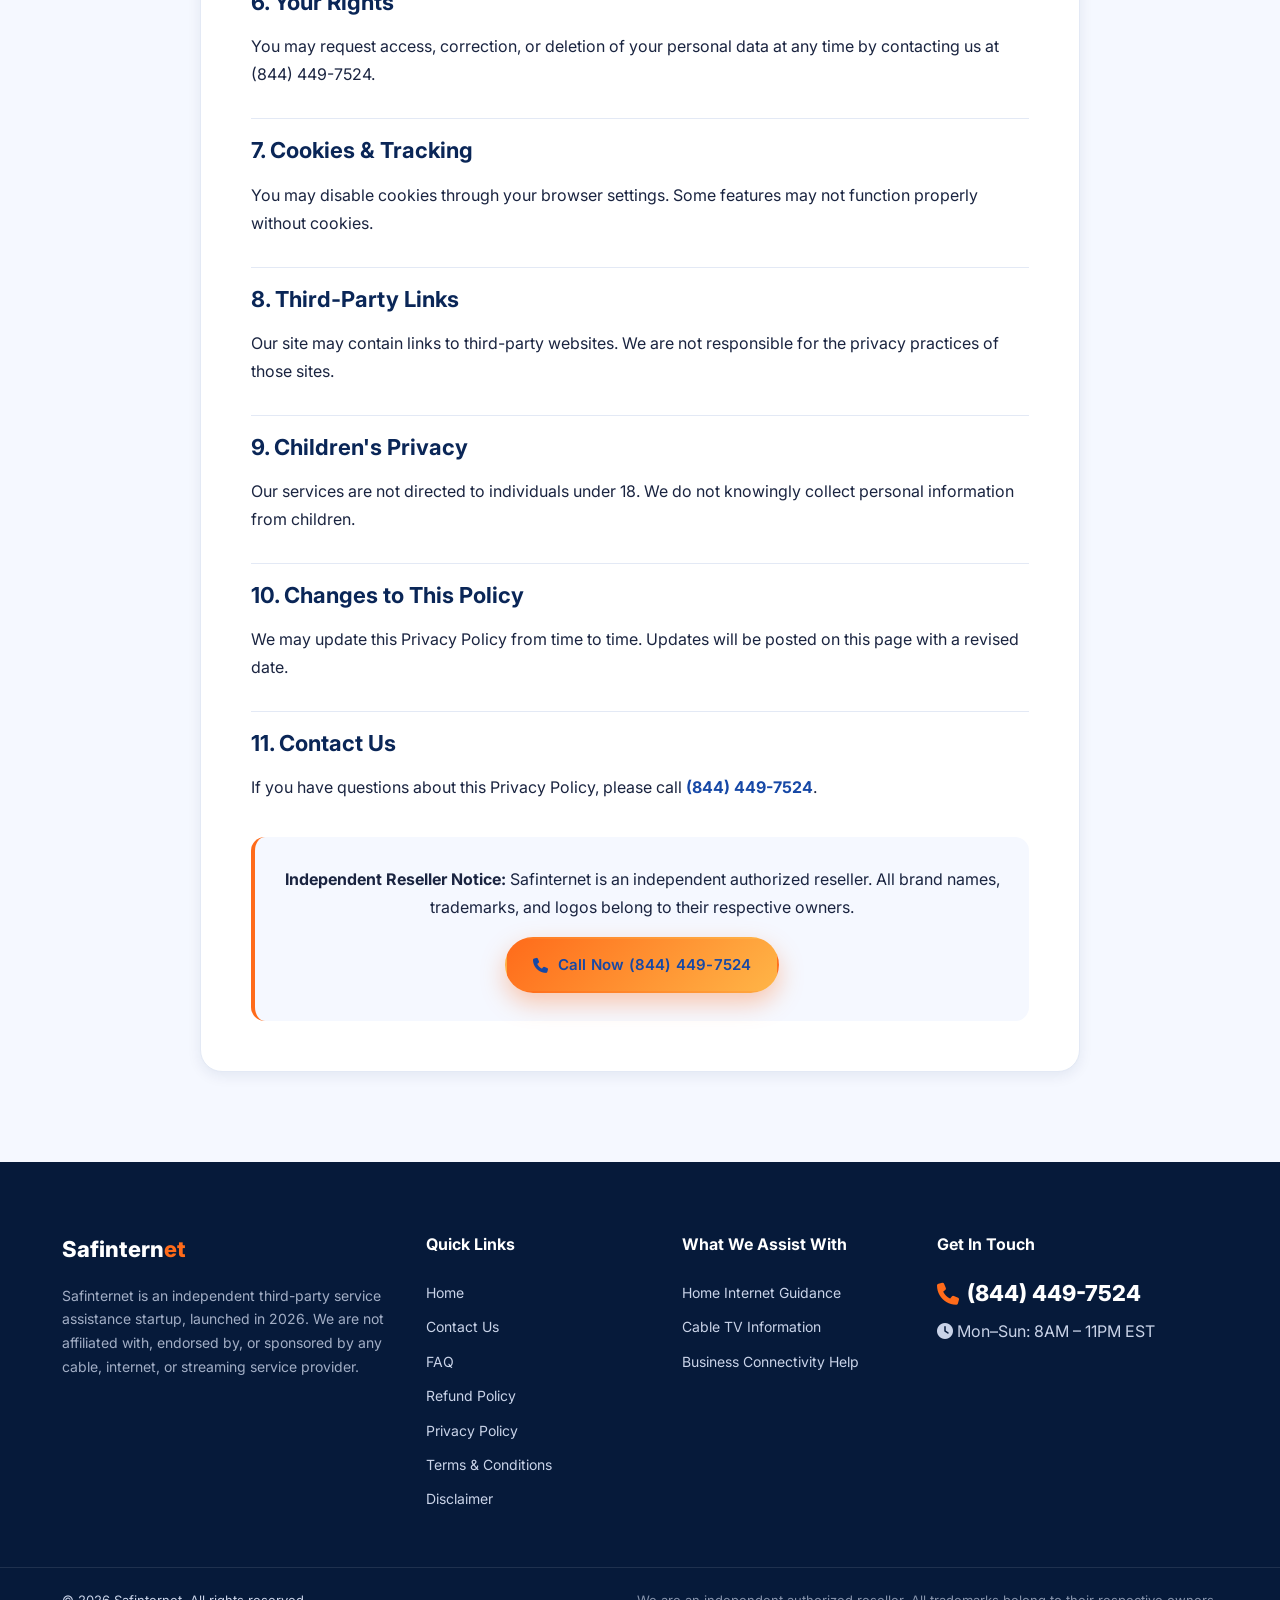
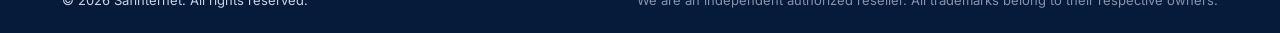
<file: privacy-policy.html>
﻿<!DOCTYPE html>
<html lang="en">
<head>
<meta charset="UTF-8" />
<link rel="icon" type="image/svg+xml" href="favicon.svg" />
<meta name="viewport" content="width=device-width, initial-scale=1.0" />
<title>Privacy Policy | Safinternet</title>
<meta name="description" content="Privacy Policy for Safinternet — learn how we collect, use, and protect your information." />
<link rel="preconnect" href="https://fonts.googleapis.com">
<link href="https://fonts.googleapis.com/css2?family=Inter:wght@400;500;600;700;800;900&display=swap" rel="stylesheet">
<link rel="stylesheet" href="https://cdnjs.cloudflare.com/ajax/libs/font-awesome/6.5.1/css/all.min.css" />
<link rel="stylesheet" href="style.css" />
</head>
<body>

<div class="compliance-bar">
  <div class="container">
    <i class="fa-solid fa-circle-info"></i>
    <strong>Notice:</strong> Safinternet is an independent third-party service assistance startup, launched in 2026. We are not affiliated with, endorsed by, or sponsored by any cable, internet, or streaming service provider.
  </div>
</div>

<header class="site-header" id="siteHeader">
  <div class="container header-inner">
    <a href="index.html" class="logo">
      <span class="logo-text">Safintern<span>et</span></span>
    </a>
    <nav class="main-nav" id="mainNav">
      <a href="index.html">Home</a>
      <a href="contact.html">Contact</a>
      <a href="faq.html">FAQ</a>
      <a href="refund-policy.html">Refund Policy</a>
      <a href="privacy-policy.html" class="active">Privacy Policy</a>
      <a href="terms.html">Terms</a>
      <a href="disclaimer.html">Disclaimer</a>
    </nav>
    <a href="tel:+18444497524" class="btn btn-primary header-cta">
      <i class="fa-solid fa-phone-volume"></i> Call Now (844) 449-7524
    </a>
    <button class="nav-toggle" id="navToggle" aria-label="Menu">
      <span></span><span></span><span></span>
    </button>
  </div>
</header>

<section class="page-hero">
  <div class="container">
    <h1>Privacy Policy</h1>
    <p>How we collect, use, and protect your information.</p>
  </div>
</section>

<section class="legal-section section">
  <div class="container legal-content">
    <p><strong>Last Updated:</strong> January 1, 2026</p>

    <h2>1. Introduction</h2>
    <p>Safinternet (“we”, “our”, “us”) is an independent third-party service assistance startup, launched in 2026. We respect your privacy. This Privacy Policy describes how we collect, use, disclose, and safeguard your information when you visit our website or contact us for informational guidance related to internet and cable TV services. We are not affiliated with, endorsed by, or sponsored by any provider.</p>

    <h2>2. Information We Collect</h2>
    <ul>
      <li><strong>Personal Information:</strong> name, phone number, email address, ZIP code, and address provided through forms or phone calls.</li>
      <li><strong>Usage Data:</strong> browser type, IP address, device info, pages visited, time on site.</li>
      <li><strong>Cookies:</strong> small data files stored on your device to enhance experience and analytics.</li>
    </ul>

    <h2>3. How We Use Your Information</h2>
    <ul>
      <li>To respond to inquiries and provide service availability information.</li>
      <li>To connect you with authorized providers (Xfinity, Spectrum, AT&amp;T, HughesNet, DirecTV).</li>
      <li>To improve our website, marketing, and customer support.</li>
      <li>To comply with legal obligations.</li>
    </ul>

    <h2>4. Sharing of Information</h2>
    <p>We may share your information with authorized telecom providers and trusted partners solely to fulfill your service request. We do not sell your personal data to third parties.</p>

    <h2>5. Data Security</h2>
    <p>We use reasonable administrative, technical, and physical safeguards to protect your information. However, no method of transmission over the internet is 100% secure.</p>

    <h2>6. Your Rights</h2>
    <p>You may request access, correction, or deletion of your personal data at any time by contacting us at (844) 449-7524.</p>

    <h2>7. Cookies &amp; Tracking</h2>
    <p>You may disable cookies through your browser settings. Some features may not function properly without cookies.</p>

    <h2>8. Third-Party Links</h2>
    <p>Our site may contain links to third-party websites. We are not responsible for the privacy practices of those sites.</p>

    <h2>9. Children's Privacy</h2>
    <p>Our services are not directed to individuals under 18. We do not knowingly collect personal information from children.</p>

    <h2>10. Changes to This Policy</h2>
    <p>We may update this Privacy Policy from time to time. Updates will be posted on this page with a revised date.</p>

    <h2>11. Contact Us</h2>
    <p>If you have questions about this Privacy Policy, please call <a href="tel:+18444497524"><strong>(844) 449-7524</strong></a>.</p>

    <div class="legal-cta">
      <p><strong>Independent Reseller Notice:</strong> Safinternet is an independent authorized reseller. All brand names, trademarks, and logos belong to their respective owners.</p>
      <a href="tel:+18444497524" class="btn btn-primary"><i class="fa-solid fa-phone"></i> Call Now (844) 449-7524</a>
    </div>
  </div>
</section>

<footer class="site-footer">
  <div class="container footer-grid">
    <div>
      <a href="index.html" class="logo footer-logo">
      <span class="logo-text">Safintern<span>et</span></span>
      </a>
      <p class="footer-about">Safinternet is an independent third-party service assistance startup, launched in 2026. We are not affiliated with, endorsed by, or sponsored by any cable, internet, or streaming service provider.</p>
    </div>
    <div>
      <h4>Quick Links</h4>
      <ul>
        <li><a href="index.html">Home</a></li>
        <li><a href="contact.html">Contact Us</a></li>
        <li><a href="faq.html">FAQ</a></li>
        <li><a href="refund-policy.html">Refund Policy</a></li>
        <li><a href="privacy-policy.html">Privacy Policy</a></li>
        <li><a href="terms.html">Terms &amp; Conditions</a></li>
        <li><a href="disclaimer.html">Disclaimer</a></li>
      </ul>
    </div>
    <div>
      <h4>What We Assist With</h4>
      <ul>
        <li>Home Internet Guidance</li><li>Cable TV Information</li><li>Business Connectivity Help</li>
      </ul>
    </div>
    <div>
      <h4>Get In Touch</h4>
      <a href="tel:+18444497524" class="footer-phone"><i class="fa-solid fa-phone"></i> (844) 449-7524</a>
      <p><i class="fa-solid fa-clock"></i> Mon–Sun: 8AM – 11PM EST</p>
    </div>
  </div>
  <div class="footer-bottom">
    <div class="container">
      <p>&copy; 2026 Safinternet. All rights reserved.</p>
      <p class="disclaimer-text">We are an independent authorized reseller. All trademarks belong to their respective owners.</p>
    </div>
  </div>
</footer>

<a href="tel:+18444497524" class="floating-call" aria-label="Call Now">
  <i class="fa-solid fa-phone"></i><span class="pulse"></span>
</a>
<a href="tel:+18444497524" class="mobile-call-bar">
  <i class="fa-solid fa-phone-volume"></i> Call Now (844) 449-7524
</a>

<div class="call-popup" id="callPopup" aria-hidden="true">
  <div class="popup-overlay" id="popupOverlay"></div>
  <div class="popup-box">
    <button class="popup-close" id="popupClose" aria-label="Close">&times;</button>
    <div class="popup-icon"><i class="fa-solid fa-headset"></i></div>
    <h3>Need Help Finding the Best Deal?</h3>
    <p>Speak with our telecom experts now and check available offers in your area.</p>
    <div class="popup-buttons">
      <a href="tel:+18444497524" class="btn btn-primary"><i class="fa-solid fa-phone"></i> Call Now (844) 449-7524</a>
      <button class="btn btn-ghost" id="popupCloseBtn">Close</button>
    </div>
    <small class="popup-note"><i class="fa-solid fa-shield-halved"></i> Authorized Reseller · Free Consultation</small>
  </div>
</div>

<script src="script.js"></script>
</body>
</html>
</file>
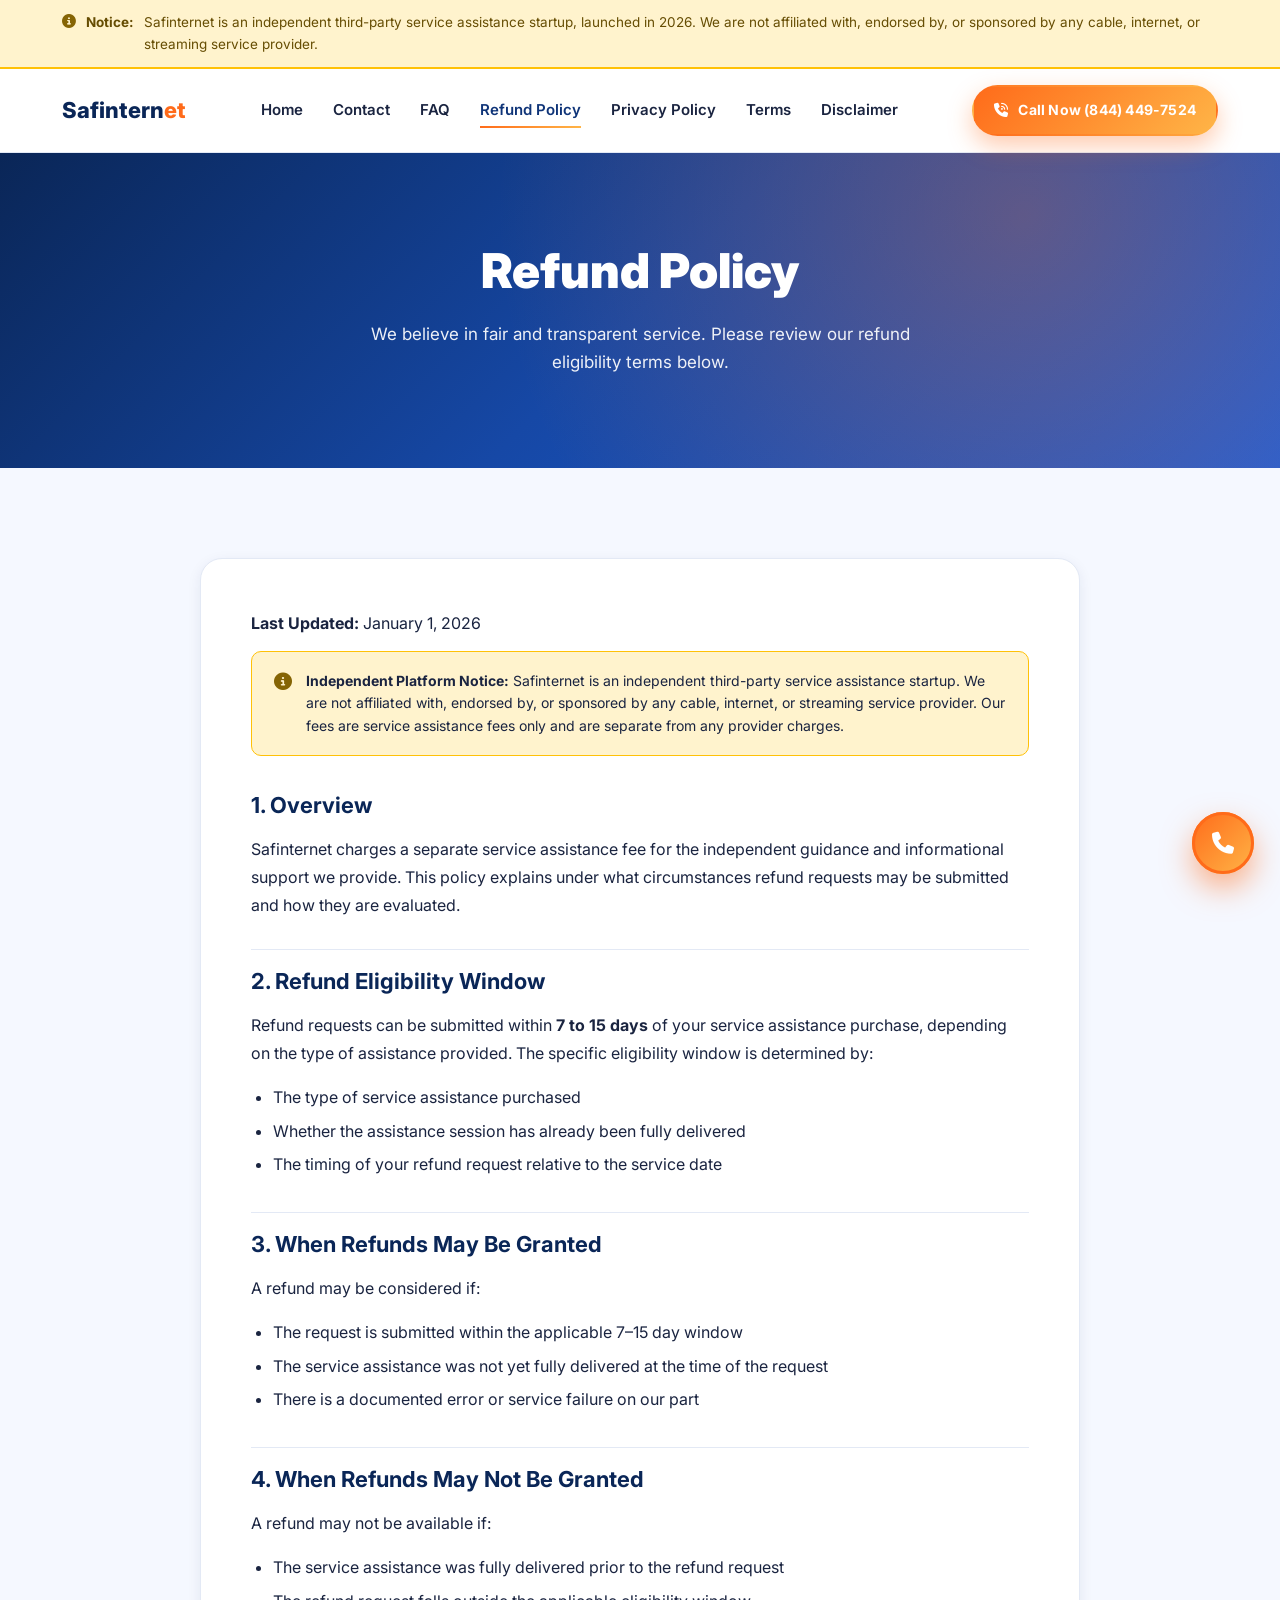
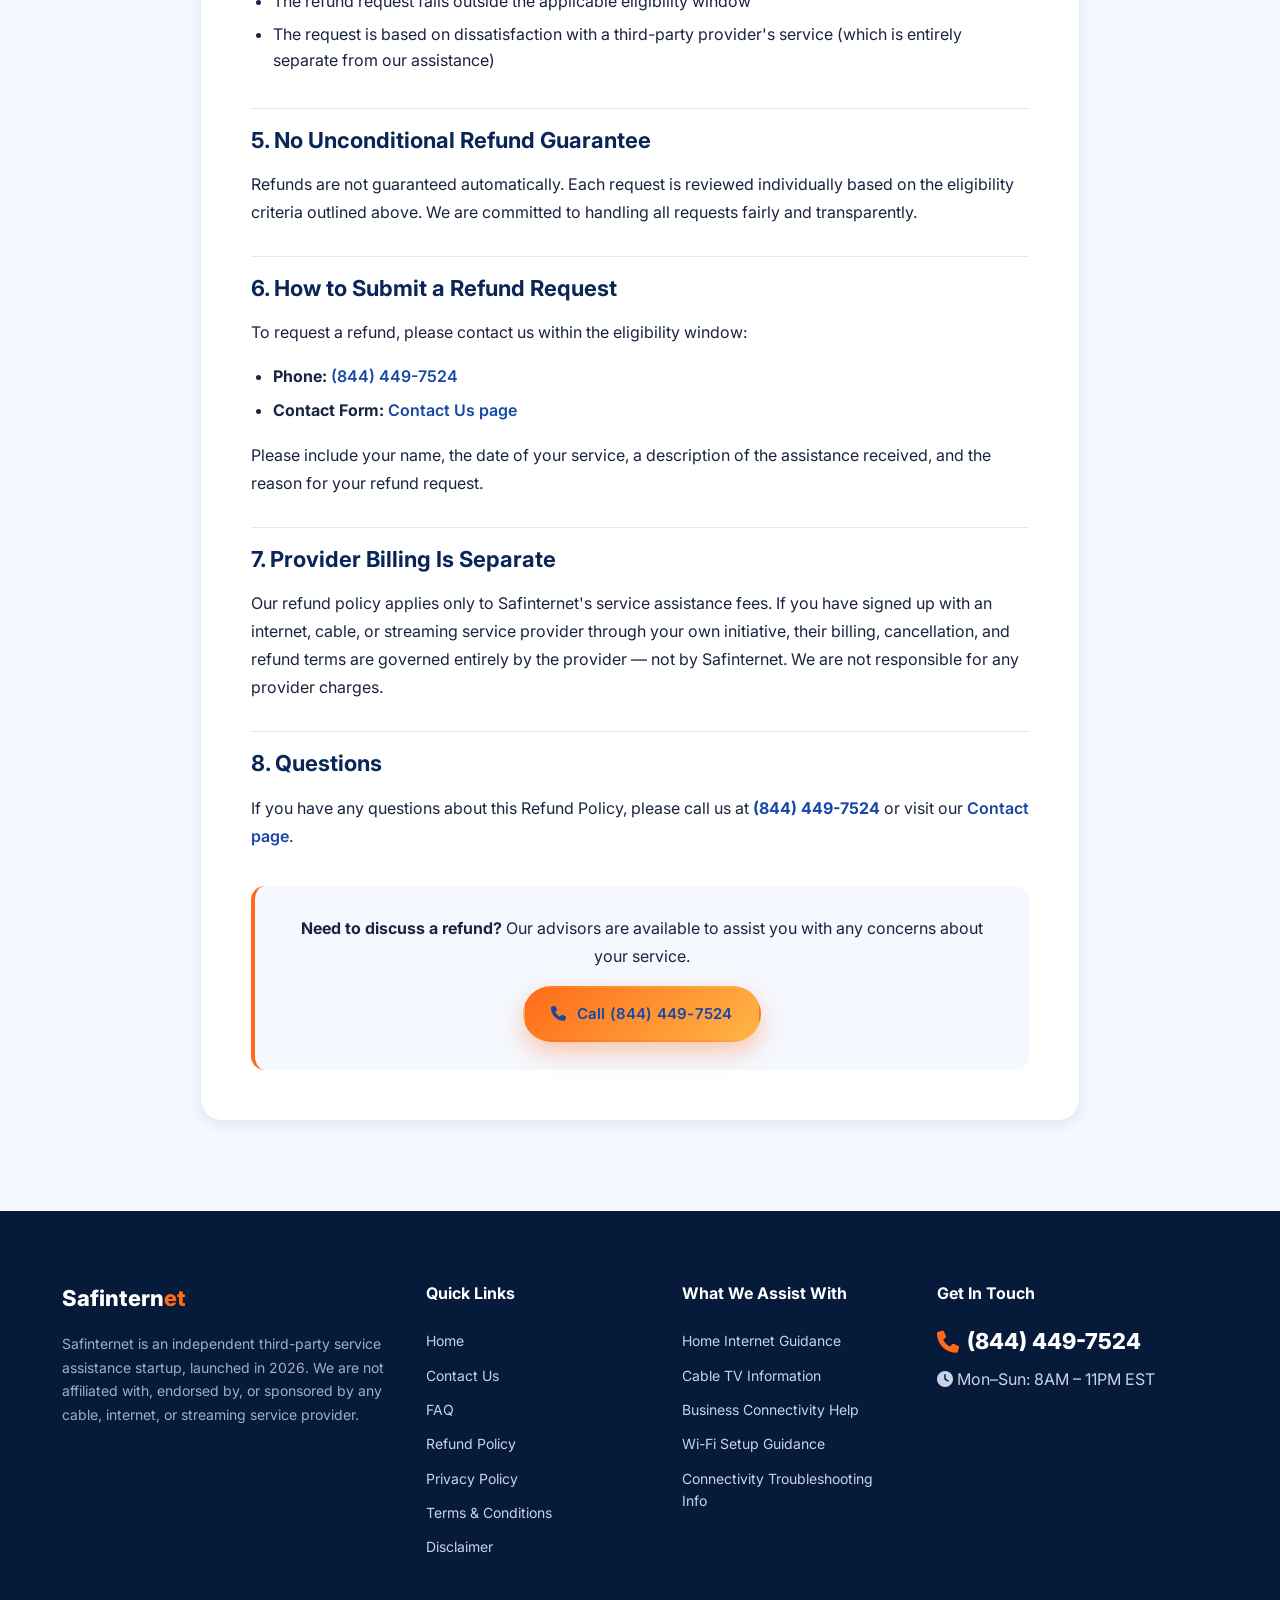
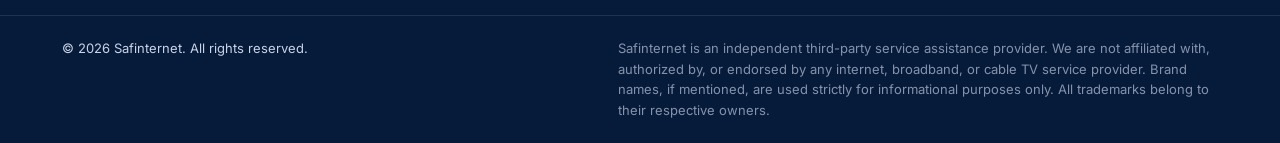
<file: refund-policy.html>
﻿<!DOCTYPE html>
<html lang="en">
<head>
<meta charset="UTF-8" />
<link rel="icon" type="image/svg+xml" href="favicon.svg" />
<meta name="viewport" content="width=device-width, initial-scale=1.0" />
<title>Refund Policy | Safinternet</title>
<meta name="description" content="Refund Policy for Safinternet — independent third-party service assistance platform. Refund requests accepted within 7 to 15 days." />
<link rel="preconnect" href="https://fonts.googleapis.com">
<link href="https://fonts.googleapis.com/css2?family=Inter:wght@400;500;600;700;800;900&display=swap" rel="stylesheet">
<link rel="stylesheet" href="https://cdnjs.cloudflare.com/ajax/libs/font-awesome/6.5.1/css/all.min.css" />
<link rel="stylesheet" href="style.css" />
</head>
<body>

<div class="compliance-bar">
  <div class="container">
    <i class="fa-solid fa-circle-info"></i>
    <strong>Notice:</strong> Safinternet is an independent third-party service assistance startup, launched in 2026. We are not affiliated with, endorsed by, or sponsored by any cable, internet, or streaming service provider.
  </div>
</div>

<header class="site-header" id="siteHeader">
  <div class="container header-inner">
    <a href="index.html" class="logo">
      <span class="logo-text">Safintern<span>et</span></span>
    </a>
    <nav class="main-nav" id="mainNav">
      <a href="index.html">Home</a>
      <a href="contact.html">Contact</a>
      <a href="faq.html">FAQ</a>
      <a href="refund-policy.html" class="active">Refund Policy</a>
      <a href="privacy-policy.html">Privacy Policy</a>
      <a href="terms.html">Terms</a>
      <a href="disclaimer.html">Disclaimer</a>
    </nav>
    <a href="tel:+18444497524" class="btn btn-primary header-cta">
      <i class="fa-solid fa-phone-volume"></i> Call Now (844) 449-7524
    </a>
    <button class="nav-toggle" id="navToggle" aria-label="Menu">
      <span></span><span></span><span></span>
    </button>
  </div>
</header>

<section class="page-hero">
  <div class="container">
    <h1>Refund Policy</h1>
    <p>We believe in fair and transparent service. Please review our refund eligibility terms below.</p>
  </div>
</section>

<section class="legal-section section">
  <div class="container legal-content">
    <p><strong>Last Updated:</strong> January 1, 2026</p>

    <div class="legal-notice-box">
      <i class="fa-solid fa-circle-info"></i>
      <p><strong>Independent Platform Notice:</strong> Safinternet is an independent third-party service assistance startup. We are not affiliated with, endorsed by, or sponsored by any cable, internet, or streaming service provider. Our fees are service assistance fees only and are separate from any provider charges.</p>
    </div>

    <h2>1. Overview</h2>
    <p>Safinternet charges a separate service assistance fee for the independent guidance and informational support we provide. This policy explains under what circumstances refund requests may be submitted and how they are evaluated.</p>

    <h2>2. Refund Eligibility Window</h2>
    <p>Refund requests can be submitted within <strong>7 to 15 days</strong> of your service assistance purchase, depending on the type of assistance provided. The specific eligibility window is determined by:</p>
    <ul>
      <li>The type of service assistance purchased</li>
      <li>Whether the assistance session has already been fully delivered</li>
      <li>The timing of your refund request relative to the service date</li>
    </ul>

    <h2>3. When Refunds May Be Granted</h2>
    <p>A refund may be considered if:</p>
    <ul>
      <li>The request is submitted within the applicable 7–15 day window</li>
      <li>The service assistance was not yet fully delivered at the time of the request</li>
      <li>There is a documented error or service failure on our part</li>
    </ul>

    <h2>4. When Refunds May Not Be Granted</h2>
    <p>A refund may not be available if:</p>
    <ul>
      <li>The service assistance was fully delivered prior to the refund request</li>
      <li>The refund request falls outside the applicable eligibility window</li>
      <li>The request is based on dissatisfaction with a third-party provider's service (which is entirely separate from our assistance)</li>
    </ul>

    <h2>5. No Unconditional Refund Guarantee</h2>
    <p>Refunds are not guaranteed automatically. Each request is reviewed individually based on the eligibility criteria outlined above. We are committed to handling all requests fairly and transparently.</p>

    <h2>6. How to Submit a Refund Request</h2>
    <p>To request a refund, please contact us within the eligibility window:</p>
    <ul>
      <li><strong>Phone:</strong> <a href="tel:+18444497524">(844) 449-7524</a></li>
      <li><strong>Contact Form:</strong> <a href="contact.html">Contact Us page</a></li>
    </ul>
    <p>Please include your name, the date of your service, a description of the assistance received, and the reason for your refund request.</p>

    <h2>7. Provider Billing Is Separate</h2>
    <p>Our refund policy applies only to Safinternet's service assistance fees. If you have signed up with an internet, cable, or streaming service provider through your own initiative, their billing, cancellation, and refund terms are governed entirely by the provider — not by Safinternet. We are not responsible for any provider charges.</p>

    <h2>8. Questions</h2>
    <p>If you have any questions about this Refund Policy, please call us at <a href="tel:+18444497524"><strong>(844) 449-7524</strong></a> or visit our <a href="contact.html">Contact page</a>.</p>

    <div class="legal-cta">
      <p><strong>Need to discuss a refund?</strong> Our advisors are available to assist you with any concerns about your service.</p>
      <a href="tel:+18444497524" class="btn btn-primary"><i class="fa-solid fa-phone"></i> Call (844) 449-7524</a>
    </div>
  </div>
</section>

<footer class="site-footer">
  <div class="container footer-grid">
    <div>
      <a href="index.html" class="logo footer-logo">
      <span class="logo-text">Safintern<span>et</span></span>
      </a>
      <p class="footer-about">Safinternet is an independent third-party service assistance startup, launched in 2026. We are not affiliated with, endorsed by, or sponsored by any cable, internet, or streaming service provider.</p>
    </div>
    <div>
      <h4>Quick Links</h4>
      <ul>
        <li><a href="index.html">Home</a></li>
        <li><a href="contact.html">Contact Us</a></li>
        <li><a href="faq.html">FAQ</a></li>
        <li><a href="refund-policy.html">Refund Policy</a></li>
        <li><a href="privacy-policy.html">Privacy Policy</a></li>
        <li><a href="terms.html">Terms &amp; Conditions</a></li>
        <li><a href="disclaimer.html">Disclaimer</a></li>
      </ul>
    </div>
    <div>
      <h4>What We Assist With</h4>
      <ul>
        <li>Home Internet Guidance</li>
        <li>Cable TV Information</li>
        <li>Business Connectivity Help</li>
        <li>Wi-Fi Setup Guidance</li>
        <li>Connectivity Troubleshooting Info</li>
      </ul>
    </div>
    <div>
      <h4>Get In Touch</h4>
      <a href="tel:+18444497524" class="footer-phone"><i class="fa-solid fa-phone"></i> (844) 449-7524</a>
      <p><i class="fa-solid fa-clock"></i> Mon–Sun: 8AM – 11PM EST</p>
    </div>
  </div>
  <div class="footer-bottom">
    <div class="container">
      <p>&copy; 2026 Safinternet. All rights reserved.</p>
      <p class="disclaimer-text">Safinternet is an independent third-party service assistance provider. We are not affiliated with, authorized by, or endorsed by any internet, broadband, or cable TV service provider. Brand names, if mentioned, are used strictly for informational purposes only. All trademarks belong to their respective owners.</p>
    </div>
  </div>
</footer>

<a href="tel:+18444497524" class="floating-call" aria-label="Call Now">
  <i class="fa-solid fa-phone"></i><span class="pulse"></span>
</a>
<a href="tel:+18444497524" class="mobile-call-bar">
  <i class="fa-solid fa-phone-volume"></i> Call Now (844) 449-7524
</a>

<div class="call-popup" id="callPopup" aria-hidden="true">
  <div class="popup-overlay" id="popupOverlay"></div>
  <div class="popup-box">
    <button class="popup-close" id="popupClose" aria-label="Close">&times;</button>
    <div class="popup-icon"><i class="fa-solid fa-headset"></i></div>
    <h3>Need Independent Service Guidance?</h3>
    <p>Speak with a Safinternet advisor. We are an independent third-party assistance platform — not affiliated with any provider.</p>
    <div class="popup-buttons">
      <a href="tel:+18444497524" class="btn btn-primary"><i class="fa-solid fa-phone"></i> Call (844) 449-7524</a>
      <button class="btn btn-ghost" id="popupCloseBtn">Close</button>
    </div>
    <small class="popup-note"><i class="fa-solid fa-circle-info"></i> Independent Platform &middot; No Brand Affiliation &middot; Service Fee May Apply</small>
  </div>
</div>

<script src="script.js"></script>
</body>
</html>
</file>
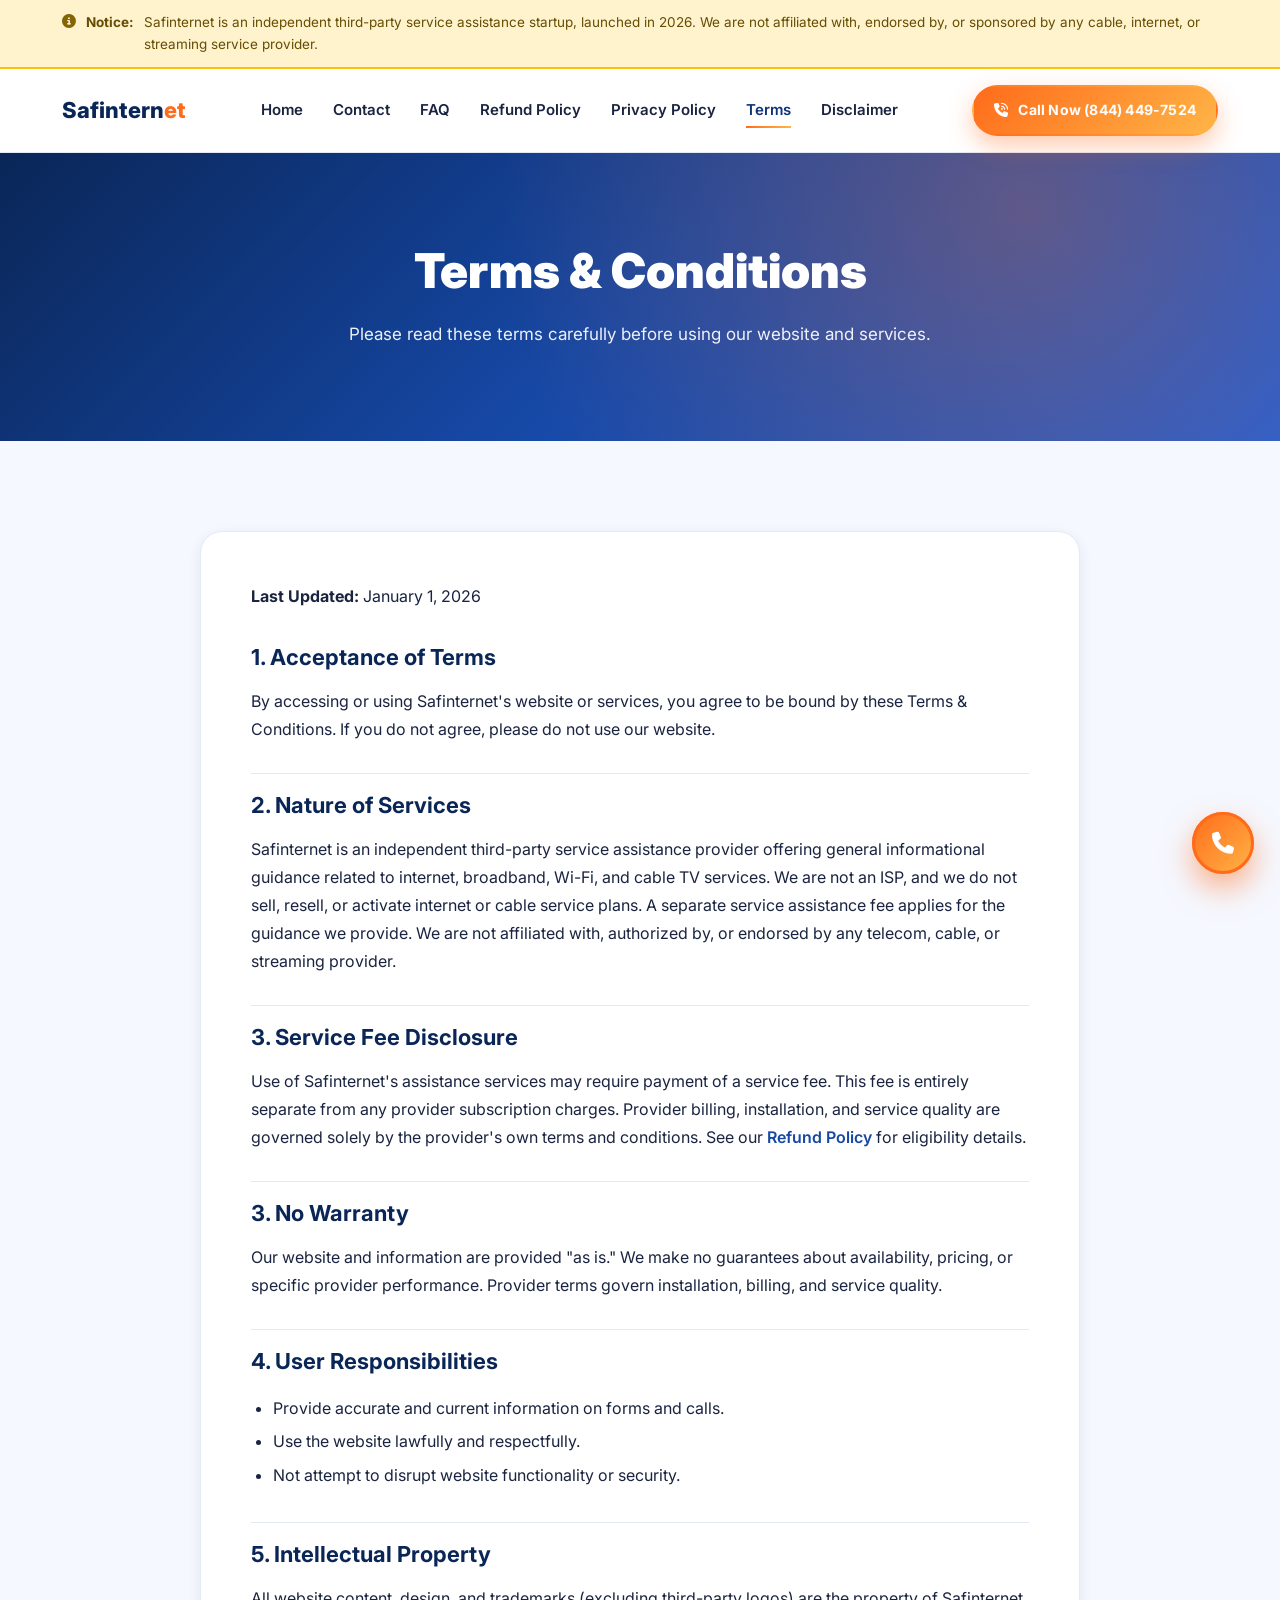
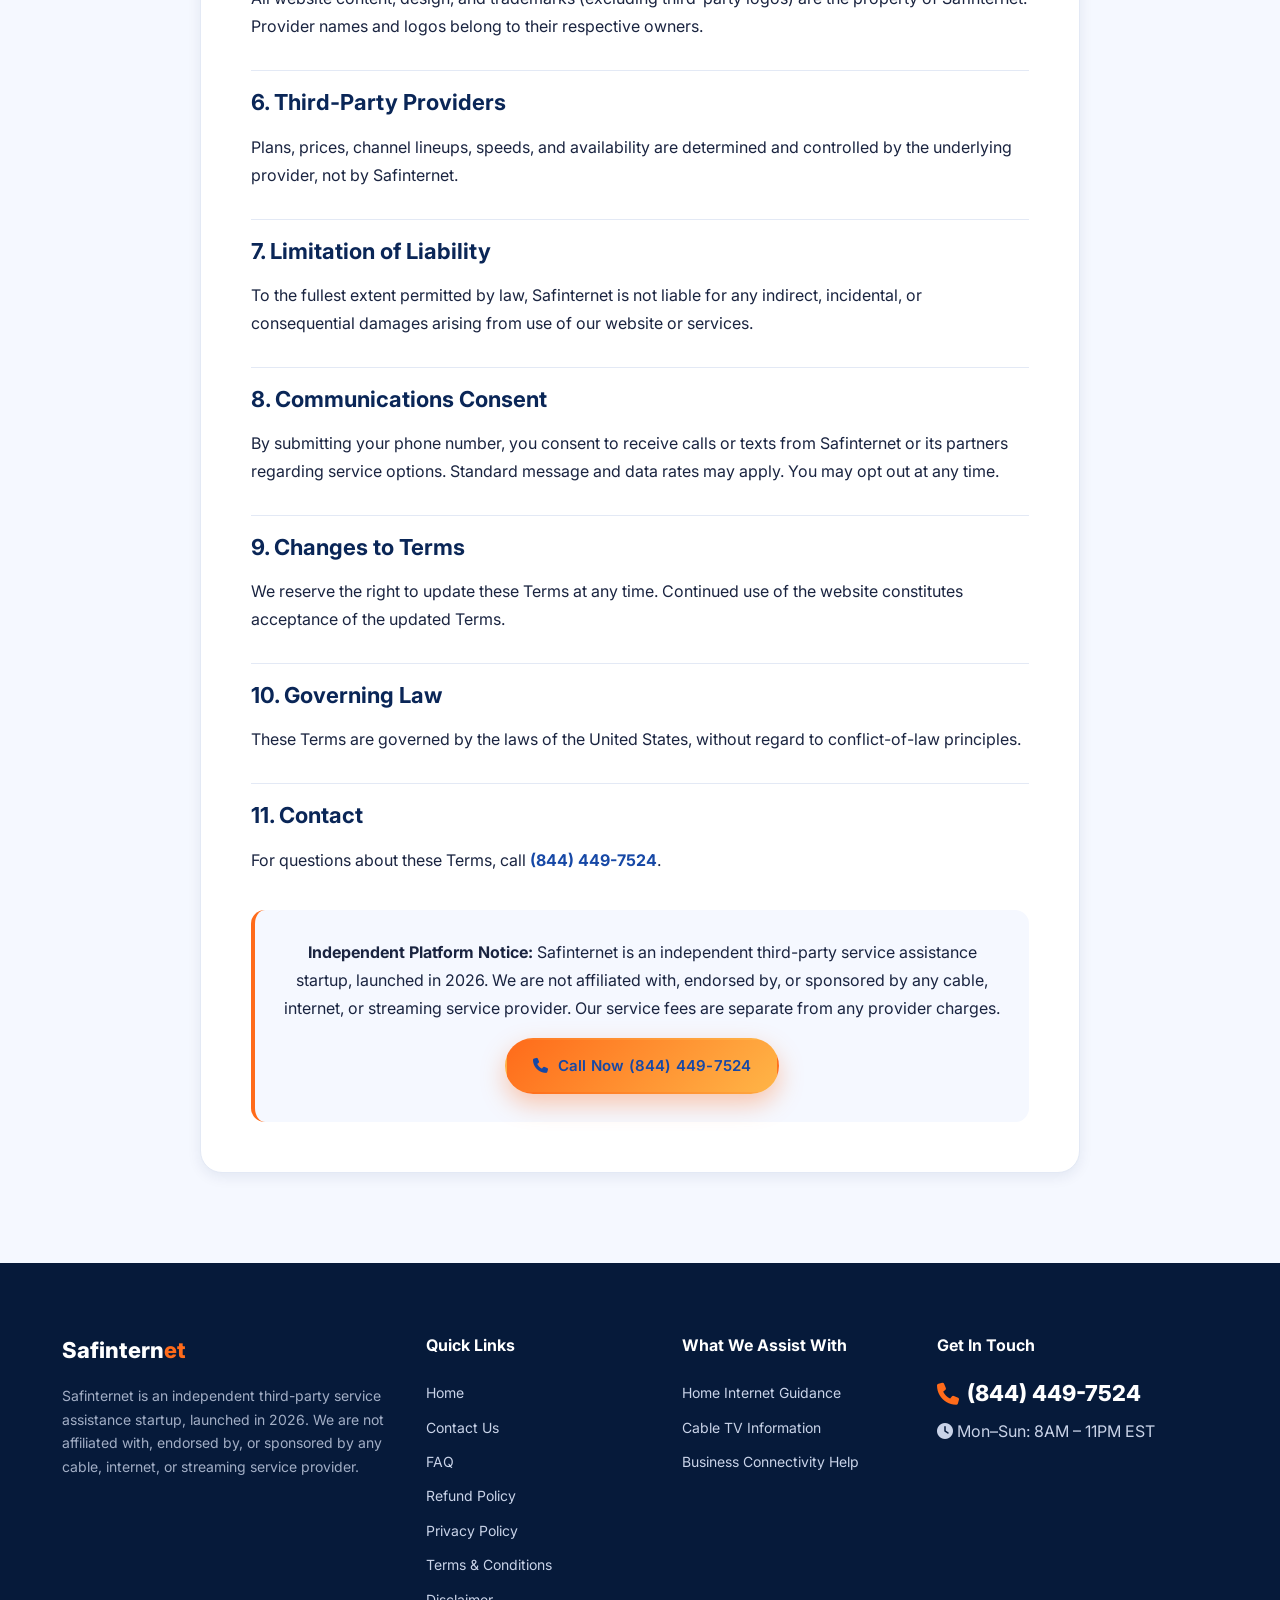
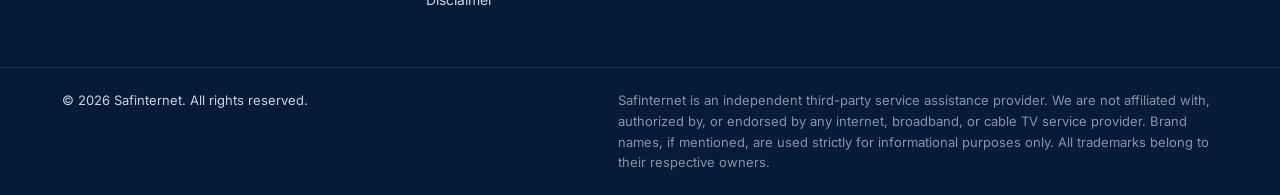
<file: terms.html>
﻿<!DOCTYPE html>
<html lang="en">
<head>
<meta charset="UTF-8" />
<link rel="icon" type="image/svg+xml" href="favicon.svg" />
<meta name="viewport" content="width=device-width, initial-scale=1.0" />
<title>Terms &amp; Conditions | Safinternet — Independent Service Assistance</title>
<meta name="description" content="Terms and Conditions for using Safinternet — an independent third-party service assistance platform. Not affiliated with any provider." />
<link rel="preconnect" href="https://fonts.googleapis.com">
<link href="https://fonts.googleapis.com/css2?family=Inter:wght@400;500;600;700;800;900&display=swap" rel="stylesheet">
<link rel="stylesheet" href="https://cdnjs.cloudflare.com/ajax/libs/font-awesome/6.5.1/css/all.min.css" />
<link rel="stylesheet" href="style.css" />
</head>
<body>

<div class="compliance-bar">
  <div class="container">
    <i class="fa-solid fa-circle-info"></i>
    <strong>Notice:</strong> Safinternet is an independent third-party service assistance startup, launched in 2026. We are not affiliated with, endorsed by, or sponsored by any cable, internet, or streaming service provider.
  </div>
</div>

<header class="site-header" id="siteHeader">
  <div class="container header-inner">
    <a href="index.html" class="logo">
      <span class="logo-text">Safintern<span>et</span></span>
    </a>
    <nav class="main-nav" id="mainNav">
      <a href="index.html">Home</a>
      <a href="contact.html">Contact</a>
      <a href="faq.html">FAQ</a>
      <a href="refund-policy.html">Refund Policy</a>
      <a href="privacy-policy.html">Privacy Policy</a>
      <a href="terms.html" class="active">Terms</a>
      <a href="disclaimer.html">Disclaimer</a>
    </nav>
    <a href="tel:+18444497524" class="btn btn-primary header-cta">
      <i class="fa-solid fa-phone-volume"></i> Call Now (844) 449-7524
    </a>
    <button class="nav-toggle" id="navToggle" aria-label="Menu">
      <span></span><span></span><span></span>
    </button>
  </div>
</header>

<section class="page-hero">
  <div class="container">
    <h1>Terms &amp; Conditions</h1>
    <p>Please read these terms carefully before using our website and services.</p>
  </div>
</section>

<section class="legal-section section">
  <div class="container legal-content">
    <p><strong>Last Updated:</strong> January 1, 2026</p>

    <h2>1. Acceptance of Terms</h2>
    <p>By accessing or using Safinternet's website or services, you agree to be bound by these Terms &amp; Conditions. If you do not agree, please do not use our website.</p>

    <h2>2. Nature of Services</h2>
    <p>Safinternet is an independent third-party service assistance provider offering general informational guidance related to internet, broadband, Wi-Fi, and cable TV services. We are not an ISP, and we do not sell, resell, or activate internet or cable service plans. A separate service assistance fee applies for the guidance we provide. We are not affiliated with, authorized by, or endorsed by any telecom, cable, or streaming provider.</p>

    <h2>3. Service Fee Disclosure</h2>
    <p>Use of Safinternet's assistance services may require payment of a service fee. This fee is entirely separate from any provider subscription charges. Provider billing, installation, and service quality are governed solely by the provider's own terms and conditions. See our <a href="refund-policy.html">Refund Policy</a> for eligibility details.</p>

    <h2>3. No Warranty</h2>
    <p>Our website and information are provided "as is." We make no guarantees about availability, pricing, or specific provider performance. Provider terms govern installation, billing, and service quality.</p>

    <h2>4. User Responsibilities</h2>
    <ul>
      <li>Provide accurate and current information on forms and calls.</li>
      <li>Use the website lawfully and respectfully.</li>
      <li>Not attempt to disrupt website functionality or security.</li>
    </ul>

    <h2>5. Intellectual Property</h2>
    <p>All website content, design, and trademarks (excluding third-party logos) are the property of Safinternet. Provider names and logos belong to their respective owners.</p>

    <h2>6. Third-Party Providers</h2>
    <p>Plans, prices, channel lineups, speeds, and availability are determined and controlled by the underlying provider, not by Safinternet.</p>

    <h2>7. Limitation of Liability</h2>
    <p>To the fullest extent permitted by law, Safinternet is not liable for any indirect, incidental, or consequential damages arising from use of our website or services.</p>

    <h2>8. Communications Consent</h2>
    <p>By submitting your phone number, you consent to receive calls or texts from Safinternet or its partners regarding service options. Standard message and data rates may apply. You may opt out at any time.</p>

    <h2>9. Changes to Terms</h2>
    <p>We reserve the right to update these Terms at any time. Continued use of the website constitutes acceptance of the updated Terms.</p>

    <h2>10. Governing Law</h2>
    <p>These Terms are governed by the laws of the United States, without regard to conflict-of-law principles.</p>

    <h2>11. Contact</h2>
    <p>For questions about these Terms, call <a href="tel:+18444497524"><strong>(844) 449-7524</strong></a>.</p>

    <div class="legal-cta">
      <p><strong>Independent Platform Notice:</strong> Safinternet is an independent third-party service assistance startup, launched in 2026. We are not affiliated with, endorsed by, or sponsored by any cable, internet, or streaming service provider. Our service fees are separate from any provider charges.</p>
      <a href="tel:+18444497524" class="btn btn-primary"><i class="fa-solid fa-phone"></i> Call Now (844) 449-7524</a>
    </div>
  </div>
</section>

<footer class="site-footer">
  <div class="container footer-grid">
    <div>
      <a href="index.html" class="logo footer-logo">
      <span class="logo-text">Safintern<span>et</span></span>
      </a>
      <p class="footer-about">Safinternet is an independent third-party service assistance startup, launched in 2026. We are not affiliated with, endorsed by, or sponsored by any cable, internet, or streaming service provider.</p>
    </div>
    <div>
      <h4>Quick Links</h4>
      <ul>
        <li><a href="index.html">Home</a></li>
        <li><a href="contact.html">Contact Us</a></li>
        <li><a href="faq.html">FAQ</a></li>
        <li><a href="refund-policy.html">Refund Policy</a></li>
        <li><a href="privacy-policy.html">Privacy Policy</a></li>
        <li><a href="terms.html">Terms &amp; Conditions</a></li>
        <li><a href="disclaimer.html">Disclaimer</a></li>
      </ul>
    </div>
    <div>
      <h4>What We Assist With</h4>
      <ul>
        <li>Home Internet Guidance</li><li>Cable TV Information</li><li>Business Connectivity Help</li>
      </ul>
    </div>
    <div>
      <h4>Get In Touch</h4>
      <a href="tel:+18444497524" class="footer-phone"><i class="fa-solid fa-phone"></i> (844) 449-7524</a>
      <p><i class="fa-solid fa-clock"></i> Mon–Sun: 8AM – 11PM EST</p>
    </div>
  </div>
  <div class="footer-bottom">
    <div class="container">
      <p>&copy; 2026 Safinternet. All rights reserved.</p>
      <p class="disclaimer-text">Safinternet is an independent third-party service assistance provider. We are not affiliated with, authorized by, or endorsed by any internet, broadband, or cable TV service provider. Brand names, if mentioned, are used strictly for informational purposes only. All trademarks belong to their respective owners.</p>
    </div>
  </div>
</footer>

<a href="tel:+18444497524" class="floating-call" aria-label="Call Now">
  <i class="fa-solid fa-phone"></i><span class="pulse"></span>
</a>
<a href="tel:+18444497524" class="mobile-call-bar">
  <i class="fa-solid fa-phone-volume"></i> Call Now (844) 449-7524
</a>

<div class="call-popup" id="callPopup" aria-hidden="true">
  <div class="popup-overlay" id="popupOverlay"></div>
  <div class="popup-box">
    <button class="popup-close" id="popupClose" aria-label="Close">&times;</button>
    <div class="popup-icon"><i class="fa-solid fa-headset"></i></div>
    <h3>Need Help Finding the Best Deal?</h3>
    <p>Speak with our telecom experts now and check available offers in your area.</p>
    <div class="popup-buttons">
      <a href="tel:+18444497524" class="btn btn-primary"><i class="fa-solid fa-phone"></i> Call Now (844) 449-7524</a>
      <button class="btn btn-ghost" id="popupCloseBtn">Close</button>
    </div>
    <small class="popup-note"><i class="fa-solid fa-shield-halved"></i> Authorized Reseller · Free Consultation</small>
  </div>
</div>

<script src="script.js"></script>
</body>
</html>
</file>
<file: style.css>
/* =========================================================
   Safinternet — Premium Telecom CSS (v2)
   ========================================================= */

:root {
  --blue-900: #061a3a;
  --blue-800: #0a2657;
  --blue-700: #0f3478;
  --blue-600: #1648a6;
  --blue-500: #1e5fd9;
  --blue-400: #3b82f6;
  --accent: #ff6b1a;
  --accent-2: #ffb547;
  --grad: linear-gradient(135deg, #0a2657 0%, #1648a6 50%, #1e5fd9 100%);
  --grad-accent: linear-gradient(135deg, #ff6b1a 0%, #ffb547 100%);
  --text: #1a2440;
  --muted: #5b6781;
  --bg: #ffffff;
  --bg-soft: #f5f8ff;
  --border: #e3e9f5;
  --shadow-sm: 0 4px 14px rgba(10, 38, 87, 0.08);
  --shadow-md: 0 12px 40px rgba(10, 38, 87, 0.12);
  --shadow-lg: 0 24px 60px rgba(10, 38, 87, 0.18);
  --radius: 14px;
  --radius-lg: 22px;
  --t: .35s cubic-bezier(.4,0,.2,1);
}

* { box-sizing: border-box; margin: 0; padding: 0; }
html { scroll-behavior: smooth; }
body {
  font-family: 'Inter', system-ui, -apple-system, Segoe UI, Roboto, sans-serif;
  color: var(--text);
  background: var(--bg);
  line-height: 1.6;
  -webkit-font-smoothing: antialiased;
  overflow-x: hidden;
}
html { overflow-x: hidden; }
h1,h2,h3,h4 { font-family: 'Plus Jakarta Sans', 'Inter', sans-serif; }
img { max-width: 100%; display: block; }
a { color: inherit; text-decoration: none; }
ul { list-style: none; }
.container { max-width: 1200px; margin: 0 auto; padding: 0 22px; }
.section { padding: 90px 0; }
.section.alt { background: var(--bg-soft); }

/* ============ Buttons ============ */
.btn {
  display: inline-flex; align-items: center; gap: 10px;
  padding: 14px 26px;
  border-radius: 50px;
  font-weight: 700; font-size: 15px;
  border: 2px solid transparent;
  cursor: pointer; transition: var(--t);
  white-space: nowrap; letter-spacing: .2px;
}
.btn-lg { padding: 16px 32px; font-size: 16px; }
.btn-primary { background: var(--grad-accent); color: #fff; box-shadow: 0 10px 24px rgba(255,107,26,.35); }
.btn-primary:hover { transform: translateY(-3px); box-shadow: 0 16px 32px rgba(255,107,26,.5); }
.btn-outline { background: transparent; color: #fff; border-color: rgba(255,255,255,.5); }
.btn-outline:hover { background: #fff; color: var(--blue-800); }
.btn-light { background: #fff; color: var(--blue-800); }
.btn-light:hover { transform: translateY(-3px); box-shadow: var(--shadow-md); }
.btn-ghost { background: transparent; color: var(--muted); border-color: var(--border); }
.btn-ghost:hover { background: var(--bg-soft); color: var(--blue-800); }
.btn-sm { padding: 10px 18px; font-size: 13px; }
.btn-block { width: 100%; justify-content: center; }

/* ============ Top strip ============ */
.top-strip {
  background: linear-gradient(90deg, var(--blue-900), var(--blue-700));
  color: #d8e3f8; font-size: 13px; padding: 9px 0;
}
.top-strip-inner { display: flex; justify-content: space-between; gap: 20px; flex-wrap: wrap; align-items: center; }
.top-strip i { color: var(--accent-2); margin-right: 4px; }
.top-strip a { color: #fff; font-weight: 700; }
.top-strip a:hover { color: var(--accent-2); }

/* ============ Header ============ */
.site-header {
  position: sticky; top: 0; z-index: 100;
  background: rgba(255,255,255,0.96); backdrop-filter: blur(14px);
  border-bottom: 1px solid var(--border); transition: var(--t);
}
.site-header.scrolled { box-shadow: var(--shadow-sm); }
.header-inner { display: flex; align-items: center; justify-content: space-between; padding: 16px 22px; gap: 22px; }
.logo { display: flex; align-items: center; gap: 10px; font-weight: 800; font-size: 22px; color: var(--blue-800); }
.logo-icon {
  width: 40px; height: 40px; border-radius: 12px; background: var(--grad); color: #fff;
  display: grid; place-items: center; font-size: 17px;
  box-shadow: 0 6px 16px rgba(22,72,166,.35);
}
.logo-text span { color: var(--accent); }
.main-nav { display: flex; gap: 30px; }
.main-nav a { font-weight: 600; font-size: 15px; color: var(--text); position: relative; padding: 6px 0; transition: var(--t); }
.main-nav a::after { content: ""; position: absolute; left: 0; bottom: 0; width: 0; height: 2px; background: var(--grad-accent); transition: var(--t); }
.main-nav a:hover, .main-nav a.active { color: var(--blue-700); }
.main-nav a:hover::after, .main-nav a.active::after { width: 100%; }
.header-cta { font-size: 14px; padding: 12px 20px; }
.nav-toggle { display: none; background: none; border: 0; cursor: pointer; width: 40px; height: 40px; flex-direction: column; justify-content: center; gap: 5px; }
.nav-toggle span { display: block; height: 3px; width: 26px; background: var(--blue-800); border-radius: 2px; transition: var(--t); }
.nav-toggle.active span:nth-child(1) { transform: translateY(8px) rotate(45deg); }
.nav-toggle.active span:nth-child(2) { opacity: 0; }
.nav-toggle.active span:nth-child(3) { transform: translateY(-8px) rotate(-45deg); }

/* ============ Eyebrow ============ */
.eyebrow {
  display: inline-flex; align-items: center; gap: 8px;
  padding: 7px 16px; border-radius: 50px;
  background: rgba(22,72,166,.08); color: var(--blue-700);
  border: 1px solid rgba(22,72,166,.15);
  font-size: 13px; font-weight: 700; margin-bottom: 18px;
  text-transform: uppercase; letter-spacing: .8px;
}
.eyebrow.light { background: rgba(255,255,255,.12); color: #ffe6cf; border-color: rgba(255,255,255,.2); }
.eyebrow .dot { width: 8px; height: 8px; border-radius: 50%; background: #22c55e; box-shadow: 0 0 0 3px rgba(34,197,94,.25); animation: blink 1.5s infinite; }
@keyframes blink { 50% { opacity: .4; } }

.grad { background: var(--grad-accent); -webkit-background-clip: text; background-clip: text; color: transparent; }
.grad-orange { background: linear-gradient(90deg,#ffb547,#ff6b1a); -webkit-background-clip: text; background-clip: text; color: transparent; }

/* =========================================================
   HERO V2 — split with collage
   ========================================================= */
.hero-v2 {
  position: relative;
  background: radial-gradient(ellipse at top left, #0d2e6e 0%, #061a3a 60%, #04102a 100%);
  color: #fff; padding: 50px 0 70px; overflow: hidden;
}
.hero-blob { position: absolute; border-radius: 50%; filter: blur(80px); opacity: .55; pointer-events: none; }
.blob-1 { width: 480px; height: 480px; background: #1648a6; top: -120px; left: -120px; }
.blob-2 { width: 520px; height: 520px; background: #ff6b1a; bottom: -180px; right: -150px; opacity: .4; }
.hero-grid-pattern {
  position: absolute; inset: 0; opacity: .08;
  background-image:
    linear-gradient(rgba(255,255,255,.5) 1px, transparent 1px),
    linear-gradient(90deg, rgba(255,255,255,.5) 1px, transparent 1px);
  background-size: 48px 48px;
  mask-image: radial-gradient(ellipse at center, #000 30%, transparent 75%);
}
.hero-v2-inner {
  position: relative; z-index: 1;
  display: grid; grid-template-columns: 1.05fr 1fr;
  gap: 60px; align-items: center;
}
.hero-v2-text h1 { font-size: clamp(36px, 5.2vw, 62px); line-height: 1.07; font-weight: 900; margin-bottom: 22px; letter-spacing: -1.2px; }
.hero-v2-text > p { font-size: 18px; opacity: .88; max-width: 560px; margin-bottom: 32px; }
.hero-buttons { display: flex; gap: 14px; flex-wrap: wrap; margin-bottom: 40px; }
.hero-stats {
  display: flex; align-items: center; gap: 24px; flex-wrap: wrap;
  padding: 18px 24px; background: rgba(255,255,255,.06);
  border: 1px solid rgba(255,255,255,.1); border-radius: 16px;
  backdrop-filter: blur(10px);
}
.hero-stats > div:not(.divider) { display: flex; flex-direction: column; }
.hero-stats strong { font-size: 24px; font-weight: 800; color: #fff; }
.hero-stats span { font-size: 12px; opacity: .8; text-transform: uppercase; letter-spacing: .5px; }
.hero-stats .divider { width: 1px; height: 32px; background: rgba(255,255,255,.18); }

/* Collage */
.hero-collage {
  position: relative; display: grid;
  grid-template-columns: 1.3fr 1fr; gap: 14px;
  height: 440px;
}
.collage-main {
  position: relative; border-radius: 24px; overflow: hidden;
  box-shadow: 0 30px 60px rgba(0,0,0,.45);
  border: 4px solid rgba(255,255,255,.1);
}
.collage-main img { width: 100%; height: 100%; object-fit: cover; }
.collage-main-overlay {
  position: absolute; inset: 0;
  background:
    linear-gradient(180deg, rgba(6,26,58,0) 35%, rgba(6,26,58,.65) 100%),
    linear-gradient(90deg, rgba(6,26,58,.25) 0%, transparent 60%);
  z-index: 1;
  border-radius: inherit;
}
.live-pill {
  position: absolute; top: 18px; left: 18px;
  background: rgba(6,26,58,.85); color: #fff;
  padding: 8px 14px; border-radius: 50px; font-size: 12px; font-weight: 700;
  display: inline-flex; align-items: center; gap: 8px;
  backdrop-filter: blur(8px); z-index: 2;
}
.live-dot { width: 8px; height: 8px; border-radius: 50%; background: #22c55e; box-shadow: 0 0 0 4px rgba(34,197,94,.3); animation: blink 1.5s infinite; }

.collage-side { display: grid; grid-template-rows: 1fr 1fr; gap: 14px; }
.collage-img-1, .collage-img-2 {
  border-radius: 22px; overflow: hidden;
  box-shadow: 0 18px 40px rgba(0,0,0,.4);
  border: 4px solid rgba(255,255,255,.1);
}
.collage-img-1 img, .collage-img-2 img { width: 100%; height: 100%; object-fit: cover; }
.collage-img-1 { transform: rotate(2deg); }
.collage-img-2 { transform: rotate(-2deg); }

.speed-card, .rating-card {
  position: absolute; background: #fff; color: var(--blue-800);
  border-radius: 16px; padding: 14px 18px;
  box-shadow: 0 18px 40px rgba(0,0,0,.25);
  display: flex; align-items: center; gap: 12px;
  animation: float 4s ease-in-out infinite;
}
.speed-card { left: -28px; bottom: 28%; }
.speed-icon {
  width: 44px; height: 44px; border-radius: 12px; background: var(--grad-accent);
  color: #fff; display: grid; place-items: center; font-size: 18px;
}
.speed-card strong { display: block; font-size: 17px; font-weight: 800; }
.speed-card span { font-size: 12px; color: var(--muted); }

.rating-card { right: -22px; top: 36%; flex-direction: column; align-items: flex-start; padding: 14px 20px; animation-delay: -2s; }
.stars-mini { color: #fbbf24; font-size: 12px; display: flex; gap: 2px; margin-bottom: 4px; }
.rating-card strong { font-size: 18px; font-weight: 800; }
.rating-card span { font-size: 11px; color: var(--muted); }
@keyframes float { 0%,100% { transform: translateY(0);} 50% { transform: translateY(-12px);} }

/* ============ Providers ============ */
.providers { padding: 56px 0 60px; background: #f8fafd; border-bottom: 1px solid var(--border); text-align: center; }
.providers-eyebrow { font-size: 12px; font-weight: 700; letter-spacing: 2px; text-transform: uppercase; color: var(--blue-500); margin-bottom: 8px; }
.provider-strip { display: flex; flex-wrap: wrap; justify-content: center; gap: 16px; align-items: center; margin-top: 32px; }
.provider-logo-card { display: flex; align-items: center; justify-content: center; background: #fff; border: 1px solid #e4e8f0; border-radius: 14px; padding: 22px 32px; width: 240px; max-width: 100%; height: 120px; box-shadow: 0 2px 10px rgba(0,0,0,.05); transition: var(--t); }
.provider-logo-card img { max-width: 190px; max-height: 80px; width: auto; height: auto; object-fit: contain; transition: var(--t); }
.provider-logo-card:hover { border-color: var(--blue-300); box-shadow: 0 6px 24px rgba(59,130,246,.15); transform: translateY(-4px); }

/* =========================================================
   PROMO BANNER
   ========================================================= */
.promo-banner {
  background: var(--grad);
  color: #fff; position: relative; overflow: hidden;
  padding: 70px 0;
}
.promo-banner::before {
  content: ""; position: absolute; inset: 0;
  background: radial-gradient(circle at 80% 50%, rgba(255,107,26,.25), transparent 55%);
}
.promo-inner { position: relative; display: grid; grid-template-columns: 1.3fr 1fr; gap: 50px; align-items: center; }
.promo-badge {
  display: inline-flex; align-items: center; gap: 8px;
  background: rgba(255,107,26,.2); color: #ffd9bf;
  padding: 7px 16px; border-radius: 50px;
  border: 1px solid rgba(255,107,26,.4);
  font-size: 13px; font-weight: 700; text-transform: uppercase; letter-spacing: .5px;
  margin-bottom: 18px;
}
.promo-text h2 { font-size: clamp(28px, 3.6vw, 44px); font-weight: 900; line-height: 1.15; margin-bottom: 14px; }
.promo-text p { font-size: 17px; opacity: .9; margin-bottom: 26px; max-width: 520px; }
.promo-image { position: relative; }
.promo-image img { width: 100%; aspect-ratio: 5/4; object-fit: cover; border-radius: 24px; box-shadow: 0 30px 60px rgba(0,0,0,.4); }
.promo-tag-1, .promo-tag-2 {
  position: absolute; background: #fff; color: var(--blue-800);
  padding: 12px 18px; border-radius: 50px; font-weight: 700; font-size: 13px;
  display: inline-flex; align-items: center; gap: 8px;
  box-shadow: var(--shadow-md);
  animation: float 4s ease-in-out infinite;
}
.promo-tag-1 { top: 20px; left: -22px; }
.promo-tag-2 { bottom: 28px; right: -22px; animation-delay: -1.5s; }
.promo-tag-1 i, .promo-tag-2 i { color: var(--accent); }

/* =========================================================
   WHY CHOOSE US V2
   ========================================================= */
.why-v2-grid { display: grid; grid-template-columns: 1fr 1.05fr; gap: 70px; align-items: center; }
.why-v2-visual { position: relative; overflow: hidden; }
.why-img-main {
  border-radius: 28px; overflow: hidden;
  box-shadow: 0 30px 60px rgba(10,38,87,.18);
  border: 6px solid #fff;
  position: relative;
}
.why-img-main img { width: 100%; aspect-ratio: 4/5; object-fit: cover; }
.why-img-floater {
  position: absolute; bottom: -30px; right: -30px;
  width: 56%; border-radius: 22px; overflow: hidden;
  border: 6px solid #fff;
  box-shadow: 0 22px 50px rgba(10,38,87,.25);
  animation: float 5s ease-in-out infinite;
}
.why-img-floater img { width: 100%; aspect-ratio: 4/3; object-fit: cover; }
.why-stat-card {
  position: absolute; top: 24px; left: -34px;
  background: #fff; padding: 14px 18px; border-radius: 16px;
  box-shadow: 0 18px 40px rgba(10,38,87,.18);
  display: flex; align-items: center; gap: 12px;
  animation: float 4s ease-in-out infinite;
  animation-delay: -2s;
  max-width: calc(100% - 20px);
}
.why-stat-icon {
  width: 44px; height: 44px; border-radius: 12px;
  background: var(--grad-accent); color: #fff;
  display: grid; place-items: center; font-size: 18px;
}
.why-stat-card strong { display: block; font-size: 17px; color: var(--blue-800); font-weight: 800; }
.why-stat-card span { font-size: 12px; color: var(--muted); }
.why-shape {
  position: absolute; inset: -40px -40px -40px -40px;
  background: radial-gradient(circle at 30% 30%, rgba(30,95,217,.12), transparent 60%);
  z-index: -1; border-radius: 50%;
}

.why-list { display: flex; flex-direction: column; gap: 22px; margin: 28px 0 32px; }
.why-item {
  display: flex; gap: 18px;
  padding: 18px; border-radius: 16px;
  background: #fff; border: 1px solid var(--border);
  transition: var(--t);
}
.why-item:hover {
  transform: translateX(6px);
  border-color: transparent;
  box-shadow: var(--shadow-md);
}
.why-num {
  flex-shrink: 0;
  width: 56px; height: 56px; border-radius: 14px;
  background: var(--grad); color: #fff;
  display: grid; place-items: center;
  font-size: 18px; font-weight: 900;
  box-shadow: 0 8px 20px rgba(22,72,166,.3);
}
.why-item h3 { font-size: 17px; color: var(--blue-800); margin-bottom: 4px; display: flex; align-items: center; gap: 8px; }
.why-item h3 i { color: var(--accent); font-size: 16px; }
.why-item p { color: var(--muted); font-size: 14px; }

/* ============ Section heading ============ */
.section-head { text-align: center; max-width: 720px; margin: 0 auto 56px; }
.section-title { font-size: clamp(28px, 3.4vw, 42px); font-weight: 800; line-height: 1.2; color: var(--blue-800); letter-spacing: -.5px; margin-bottom: 14px; }
.section-title.small { font-size: 22px; text-align: center; margin-bottom: 30px; }
.section-sub { color: var(--muted); font-size: 17px; }

/* =========================================================
   HOW IT WORKS
   ========================================================= */
.howit-grid {
  display: grid; grid-template-columns: 1fr auto 1fr auto 1fr;
  gap: 24px; align-items: stretch;
}
.howit-card {
  background: #fff; padding: 0 0 28px;
  border-radius: 22px; border: 1px solid var(--border);
  text-align: center; overflow: hidden; transition: var(--t);
}
.howit-card:hover { transform: translateY(-8px); box-shadow: var(--shadow-md); border-color: transparent; }
.howit-image { position: relative; overflow: hidden; }
.howit-image img { width: 100%; aspect-ratio: 16/10; object-fit: cover; transition: var(--t); }
.howit-card:hover .howit-image img { transform: scale(1.06); }
.howit-num {
  position: absolute; bottom: -22px; left: 50%; transform: translateX(-50%);
  width: 48px; height: 48px; border-radius: 50%;
  background: var(--grad-accent); color: #fff;
  display: grid; place-items: center; font-weight: 900; font-size: 18px;
  border: 4px solid #fff;
  box-shadow: 0 8px 18px rgba(255,107,26,.4);
}
.howit-card h3 { color: var(--blue-800); font-size: 19px; margin: 36px 0 8px; padding: 0 22px; }
.howit-card p { color: var(--muted); padding: 0 22px; font-size: 14px; }
.howit-arrow { display: flex; align-items: center; justify-content: center; font-size: 32px; color: var(--blue-400); opacity: .5; }

/* =========================================================
   SERVICES V2
   ========================================================= */
.services-v2-grid {
  display: grid;
  grid-template-columns: 1.4fr 1fr 1fr;
  grid-template-rows: auto auto;
  gap: 24px;
}
.service-feature {
  position: relative; grid-row: 1 / 3;
  border-radius: 26px; overflow: hidden;
  min-height: 540px;
  box-shadow: var(--shadow-md);
  transition: var(--t);
}
.service-feature:hover { transform: translateY(-6px); box-shadow: var(--shadow-lg); }
.service-feature img { position: absolute; inset: 0; width: 100%; height: 100%; object-fit: cover; transition: var(--t); }
.service-feature:hover img { transform: scale(1.05); }
.service-feature-overlay {
  position: absolute; inset: 0; padding: 38px;
  display: flex; flex-direction: column; justify-content: flex-end;
  background: linear-gradient(180deg, rgba(6,26,58,0) 30%, rgba(6,26,58,.85) 70%, rgba(6,26,58,.95) 100%);
  color: #fff;
}
.badge-popular {
  display: inline-flex; align-items: center; gap: 6px; align-self: flex-start;
  background: var(--grad-accent); color: #fff;
  padding: 6px 14px; border-radius: 50px;
  font-size: 12px; font-weight: 800;
  text-transform: uppercase; letter-spacing: .5px;
  margin-bottom: 16px;
  box-shadow: 0 8px 20px rgba(255,107,26,.4);
}
.service-feature-overlay h3 { font-size: 32px; font-weight: 900; margin-bottom: 10px; }
.service-feature-overlay p { font-size: 15px; opacity: .92; margin-bottom: 18px; max-width: 460px; }
.service-feature-overlay ul { display: flex; flex-wrap: wrap; gap: 10px 22px; margin-bottom: 22px; }
.service-feature-overlay ul li { display: inline-flex; align-items: center; gap: 7px; font-size: 14px; font-weight: 600; }
.service-feature-overlay ul li i { color: #22c55e; }

.service-mini {
  background: #fff; border-radius: 22px; overflow: hidden;
  border: 1px solid var(--border); transition: var(--t);
  display: flex; flex-direction: column;
}
.service-mini:hover { transform: translateY(-6px); box-shadow: var(--shadow-md); border-color: transparent; }
.service-mini-img { aspect-ratio: 16/10; overflow: hidden; }
.service-mini-img img { width: 100%; height: 100%; object-fit: cover; transition: var(--t); }
.service-mini:hover .service-mini-img img { transform: scale(1.07); }
.service-mini-body { padding: 22px; position: relative; }
.service-mini-icon {
  position: absolute; top: -26px; right: 22px;
  width: 52px; height: 52px; border-radius: 14px;
  background: var(--grad); color: #fff;
  display: grid; place-items: center; font-size: 20px;
  box-shadow: 0 10px 22px rgba(22,72,166,.3);
}
.service-mini h3 { font-size: 20px; color: var(--blue-800); margin-bottom: 8px; }
.service-mini p { color: var(--muted); font-size: 14px; margin-bottom: 14px; }
.card-link { font-weight: 700; color: var(--accent); font-size: 14px; display: inline-flex; align-items: center; gap: 6px; transition: var(--t); }
.card-link:hover { gap: 10px; color: var(--blue-700); }

/* =========================================================
   MID BANNER
   ========================================================= */
.mid-banner { position: relative; padding: 100px 0; color: #fff; overflow: hidden; }
.mid-banner-bg { position: absolute; inset: 0; }
.mid-banner-bg img { width: 100%; height: 100%; object-fit: cover; object-position: center 30%; }
.mid-banner-overlay {
  position: absolute; inset: 0; z-index: 1;
  background:
    linear-gradient(135deg,
      rgba(6,26,58,.88) 0%,
      rgba(10,38,87,.78) 35%,
      rgba(22,72,166,.70) 65%,
      rgba(255,107,26,.60) 100%);
  backdrop-filter: blur(1px);
}
.mid-banner::before { display: none; }
.mid-banner-inner { position: relative; z-index: 2; text-align: center; max-width: 820px; margin: 0 auto; }
.mid-banner-inner h2 { font-size: clamp(30px, 4vw, 50px); font-weight: 900; line-height: 1.15; margin-bottom: 16px; }
.mid-banner-inner p { font-size: 18px; opacity: .92; margin-bottom: 30px; }

/* ============ Stream Cards ============ */
.grid { display: grid; gap: 26px; }
.grid-3 { grid-template-columns: repeat(3, 1fr); }
.grid-4 { grid-template-columns: repeat(4, 1fr); }
.grid-5 { grid-template-columns: repeat(5, 1fr); }
.stream-card {
  background: #fff; border: 1px solid var(--border);
  border-radius: var(--radius); padding: 28px 18px;
  text-align: center; transition: var(--t);
}
.stream-card i { font-size: 32px; color: var(--blue-500); margin-bottom: 14px; display: inline-block; transition: var(--t); }
.stream-card h4 { font-size: 15px; color: var(--blue-800); font-weight: 700; }
.stream-card:hover { transform: translateY(-6px); box-shadow: var(--shadow-md); border-color: var(--blue-400); }
.stream-card:hover i { color: var(--accent); transform: scale(1.15); }



/* =========================================================
   TESTIMONIALS
   ========================================================= */
.testimonial { background: #fff; border: 1px solid var(--border); border-radius: var(--radius-lg); padding: 32px 28px; transition: var(--t); }
.testimonial:hover { transform: translateY(-6px); box-shadow: var(--shadow-md); }
.stars { color: #fbbf24; margin-bottom: 14px; font-size: 14px; display: flex; gap: 3px; }
.testimonial p { color: var(--text); font-size: 16px; margin-bottom: 22px; font-style: italic; }
.author { display: flex; align-items: center; gap: 12px; }
.avatar { width: 46px; height: 46px; border-radius: 50%; overflow: hidden; background: var(--grad); }
.avatar img { width: 100%; height: 100%; object-fit: cover; }
.author strong { display: block; color: var(--blue-800); }
.author span { font-size: 13px; color: var(--muted); }

/* =========================================================
   FAQ
   ========================================================= */
.faq-grid { display: grid; grid-template-columns: 1fr 1.3fr; gap: 60px; align-items: start; }
.faq-side h2 { text-align: left; margin-bottom: 14px; }
.faq-side .section-sub { margin-bottom: 22px; }
.faq-list { display: flex; flex-direction: column; gap: 12px; }
.faq-item {
  background: #fff; border: 1px solid var(--border); border-radius: 14px;
  padding: 6px 22px; transition: var(--t);
}
.faq-item[open] { border-color: var(--blue-400); box-shadow: var(--shadow-sm); }
.faq-item summary {
  cursor: pointer; padding: 16px 0; font-weight: 700; color: var(--blue-800); font-size: 16px;
  list-style: none; display: flex; justify-content: space-between; align-items: center; gap: 14px;
}
.faq-item summary::-webkit-details-marker { display: none; }
.faq-item summary::after {
  content: "+"; font-size: 22px; color: var(--accent); font-weight: 800;
  transition: transform .3s;
}
.faq-item[open] summary::after { content: "−"; transform: rotate(180deg); }
.faq-item p { padding: 0 0 18px; color: var(--muted); font-size: 15px; line-height: 1.7; }

/* =========================================================
   FINAL CTA
   ========================================================= */
.final-cta { background: var(--grad); padding: 80px 0; color: #fff; position: relative; overflow: hidden; }
.final-cta::before { content: ""; position: absolute; inset: 0; background: radial-gradient(circle at 50% 100%, rgba(255,107,26,.3), transparent 60%); }
.final-cta-inner { text-align: center; position: relative; z-index: 1; }
.final-cta h2 { font-size: clamp(28px, 3.2vw, 40px); font-weight: 800; margin-bottom: 14px; }
.final-cta p { font-size: 18px; opacity: .9; margin-bottom: 32px; }
.cta-buttons { display: flex; gap: 14px; justify-content: center; flex-wrap: wrap; }

/* =========================================================
   FOOTER
   ========================================================= */
.site-footer { background: var(--blue-900); color: #c9d3e8; padding: 70px 0 0; }
.footer-grid { display: grid; grid-template-columns: 1.5fr 1fr 1fr 1.3fr; gap: 40px; }
.footer-logo { color: #fff; margin-bottom: 16px; }
.footer-about { font-size: 14px; line-height: 1.7; opacity: .8; }
.site-footer h4 { color: #fff; font-size: 16px; margin-bottom: 18px; font-weight: 700; }
.site-footer ul li { padding: 6px 0; font-size: 14px; }
.site-footer ul li a { transition: var(--t); }
.site-footer ul li a:hover { color: var(--accent-2); padding-left: 4px; }
.footer-phone { display: inline-flex; align-items: center; gap: 8px; font-size: 22px; font-weight: 800; color: #fff; margin-bottom: 8px; }
.footer-phone i { color: var(--accent); }
.site-footer .btn-sm { margin-top: 10px; }
.footer-bottom { margin-top: 50px; padding: 22px 0; border-top: 1px solid rgba(255,255,255,.1); font-size: 13px; }
.footer-bottom .container { display: flex; justify-content: space-between; gap: 20px; flex-wrap: wrap; }
.disclaimer-text { opacity: .65; max-width: 600px; }

/* =========================================================
   FLOATING CALL & MOBILE BAR
   ========================================================= */
.floating-call {
  position: fixed; bottom: 26px; right: 26px; z-index: 95;
  width: 62px; height: 62px; border-radius: 50%;
  background: var(--grad-accent); color: #fff;
  display: grid; place-items: center; font-size: 22px;
  box-shadow: 0 14px 30px rgba(255,107,26,.5);
  transition: var(--t);
}
.floating-call:hover { transform: scale(1.1) rotate(-8deg); }
.floating-call .pulse { position: absolute; inset: 0; border-radius: 50%; border: 3px solid var(--accent); animation: pulse 2s infinite; }
@keyframes pulse { 0% { transform: scale(1); opacity: .8; } 100% { transform: scale(1.7); opacity: 0; } }

.mobile-call-bar {
  display: none; position: fixed; left: 0; right: 0; bottom: 0; z-index: 96;
  background: var(--grad-accent); color: #fff;
  padding: 14px 16px; text-align: center;
  font-weight: 800; font-size: 15px;
  box-shadow: 0 -6px 20px rgba(0,0,0,.18);
  letter-spacing: .3px;
}
.mobile-call-bar i { margin-right: 8px; }

/* =========================================================
   POPUP
   ========================================================= */
.call-popup { position: fixed; inset: 0; z-index: 200; display: none; align-items: center; justify-content: center; padding: 22px; }
.call-popup.show { display: flex; animation: fadeIn .35s ease; }
.popup-overlay { position: absolute; inset: 0; background: rgba(6,26,58,.65); backdrop-filter: blur(6px); }
.popup-box { position: relative; background: #fff; border-radius: 22px; max-width: 460px; width: 100%; padding: 40px 32px; text-align: center; box-shadow: var(--shadow-lg); animation: slideUp .45s cubic-bezier(.4,0,.2,1); }
@keyframes fadeIn { from {opacity:0;} to{opacity:1;} }
@keyframes slideUp { from { transform: translateY(40px); opacity: 0; } to { transform: translateY(0); opacity: 1; } }
.popup-close { position: absolute; top: 12px; right: 14px; background: var(--bg-soft); border: none; cursor: pointer; width: 36px; height: 36px; border-radius: 50%; font-size: 22px; color: var(--muted); transition: var(--t); display: grid; place-items: center; }
.popup-close:hover { background: var(--accent); color: #fff; transform: rotate(90deg); }
.popup-icon { width: 84px; height: 84px; border-radius: 50%; background: var(--grad-accent); color: #fff; display: grid; place-items: center; margin: 0 auto 20px; font-size: 36px; box-shadow: 0 14px 30px rgba(255,107,26,.4); animation: pulseIcon 2s infinite; }
@keyframes pulseIcon { 0%,100% { box-shadow: 0 14px 30px rgba(255,107,26,.4); } 50% { box-shadow: 0 14px 40px rgba(255,107,26,.7); } }
.popup-box h3 { font-size: 24px; color: var(--blue-800); margin-bottom: 10px; line-height: 1.3; }
.popup-box p { color: var(--muted); margin-bottom: 24px; }
.popup-buttons { display: flex; flex-direction: column; gap: 10px; margin-bottom: 18px; }
.popup-buttons .btn { justify-content: center; }
.popup-note { color: var(--muted); font-size: 12px; }
.popup-note i { color: #22c55e; }

/* =========================================================
   PAGE HERO (inner pages)
   ========================================================= */
.page-hero { background: var(--grad); color: #fff; padding: 80px 0 70px; text-align: center; position: relative; overflow: hidden; }
.page-hero::before { content: ""; position: absolute; inset: 0; background: radial-gradient(circle at 80% 20%, rgba(255,107,26,.3), transparent 50%); }
.page-hero h1 { font-size: clamp(32px, 4vw, 48px); font-weight: 900; margin-bottom: 12px; position: relative; }
.page-hero p { font-size: 17px; opacity: .92; max-width: 600px; margin: 0 auto 22px; position: relative; }
.page-hero .btn { position: relative; }

/* =========================================================
   CONTACT PAGE
   ========================================================= */
.contact-grid { display: grid; grid-template-columns: 1.4fr 1fr; gap: 50px; align-items: start; }
.contact-form-wrap { background: #fff; border: 1px solid var(--border); border-radius: var(--radius-lg); padding: 40px; box-shadow: var(--shadow-sm); }
.contact-form-wrap h2 { color: var(--blue-800); margin-bottom: 6px; font-size: 26px; }
.muted { color: var(--muted); margin-bottom: 24px; font-size: 15px; }
.contact-form .form-row { display: grid; grid-template-columns: 1fr 1fr; gap: 16px; }
.form-group { margin-bottom: 16px; }
.form-group label { display: block; font-weight: 600; font-size: 14px; margin-bottom: 6px; color: var(--blue-800); }
.form-group input, .form-group textarea { width: 100%; padding: 13px 16px; border: 1.5px solid var(--border); border-radius: 10px; font-family: inherit; font-size: 15px; transition: var(--t); background: var(--bg-soft); color: var(--text); }
.form-group input:focus, .form-group textarea:focus { outline: none; border-color: var(--blue-500); background: #fff; box-shadow: 0 0 0 4px rgba(30,95,217,.1); }
.form-success { display: none; margin-top: 16px; padding: 14px 16px; border-radius: 10px; background: #ecfdf5; color: #047857; font-weight: 600; font-size: 14px; }
.form-success.show { display: block; animation: slideUp .3s ease; }
.contact-side { display: flex; flex-direction: column; gap: 18px; }
.side-card { background: #fff; border: 1px solid var(--border); border-radius: var(--radius-lg); padding: 28px 24px; text-align: center; transition: var(--t); }
.side-card:hover { transform: translateY(-4px); box-shadow: var(--shadow-md); }
.side-card.highlight { background: var(--grad); color: #fff; border: 0; }
.side-icon { width: 56px; height: 56px; border-radius: 16px; background: var(--grad-accent); color: #fff; display: grid; place-items: center; font-size: 22px; margin: 0 auto 14px; }
.side-icon.alt { background: var(--grad); }
.side-card h3 { font-size: 19px; margin-bottom: 10px; }
.side-card.highlight h3 { color: #fff; }
.side-card p { color: var(--muted); font-size: 14px; }
.side-card.highlight p { color: rgba(255,255,255,.9); }
.big-phone { display: block; font-size: 26px; font-weight: 900; color: #fff; margin: 8px 0 16px; letter-spacing: .5px; }
.hours { text-align: left; }
.hours li { display: flex; justify-content: space-between; padding: 8px 0; border-bottom: 1px dashed var(--border); font-size: 14px; }
.hours li:last-child { border-bottom: 0; }
.hours li strong { color: var(--blue-800); }

/* =========================================================
   LEGAL PAGES
   ========================================================= */
.legal-section { background: var(--bg-soft); }
.legal-content { max-width: 880px; background: #fff; padding: 50px 50px; border-radius: var(--radius-lg); box-shadow: var(--shadow-sm); border: 1px solid var(--border); }
.legal-content h2 { color: var(--blue-800); font-size: 22px; margin: 30px 0 12px; padding-top: 14px; border-top: 1px solid var(--border); }
.legal-content h2:first-of-type { border-top: 0; padding-top: 0; }
.legal-content p { color: var(--text); margin-bottom: 14px; line-height: 1.75; }
.legal-content ul { margin: 0 0 14px 22px; }
.legal-content ul li { list-style: disc; padding: 4px 0; color: var(--text); }
.legal-content a { color: var(--blue-600); font-weight: 600; }
.legal-content a:hover { text-decoration: underline; }
.legal-cta { margin-top: 36px; padding: 28px; background: var(--bg-soft); border-radius: var(--radius); border-left: 4px solid var(--accent); text-align: center; }
.legal-cta p { margin-bottom: 16px; }

/* ============ Reveal Animation ============ */
.reveal { opacity: 0; transform: translateY(28px); transition: opacity .7s ease, transform .7s ease; }
.reveal.in-view { opacity: 1; transform: translateY(0); }

/* =========================================================
   RESPONSIVE
   ========================================================= */
@media (max-width: 1024px) {
  .hero-v2-inner { grid-template-columns: 1fr; gap: 60px; }
  .hero-collage { height: 460px; }
  .promo-inner { grid-template-columns: 1fr; }
  .why-v2-grid { grid-template-columns: 1fr; gap: 70px; }
  .why-img-floater { width: 50%; }
  .services-v2-grid { grid-template-columns: 1fr 1fr; }
  .service-feature { grid-row: auto; grid-column: 1 / 3; min-height: 420px; }
  .howit-grid { grid-template-columns: 1fr; }
  .howit-arrow { transform: rotate(90deg); padding: 6px 0; }
  .grid-4 { grid-template-columns: repeat(2, 1fr); }
  .grid-5 { grid-template-columns: repeat(3, 1fr); }
  .grid-3 { grid-template-columns: 1fr; }
  .contact-grid { grid-template-columns: 1fr; gap: 30px; }
  .footer-grid { grid-template-columns: 1fr 1fr; gap: 36px; }
  .faq-grid { grid-template-columns: 1fr; gap: 30px; }
}

@media (max-width: 768px) {
  .top-strip-cta { display: none; }
  .top-strip-inner { justify-content: center; }
  .section { padding: 70px 0; }
  .header-cta { display: none; }
  .nav-toggle { display: flex; }
  .main-nav {
    position: absolute; top: 100%; left: 0; right: 0;
    background: #fff; flex-direction: column; gap: 0;
    padding: 14px 22px; border-bottom: 1px solid var(--border);
    box-shadow: var(--shadow-md);
    transform: translateY(-12px); opacity: 0; pointer-events: none; transition: var(--t);
  }
  .main-nav.open { transform: translateY(0); opacity: 1; pointer-events: auto; }
  .main-nav a { padding: 14px 0; border-bottom: 1px solid var(--border); }
  .main-nav a:last-child { border-bottom: 0; }

  .hero-v2 { padding: 36px 0 56px; }
  .hero-collage { height: 420px; }
  .speed-card { left: 0; bottom: 14%; }
  .rating-card { right: 0; top: 18%; }

  .services-v2-grid { grid-template-columns: 1fr; }
  .service-feature { grid-column: auto; min-height: 380px; }
  .service-feature-overlay { padding: 26px; }
  .service-feature-overlay h3 { font-size: 26px; }
  .service-mini-icon { width: 46px; height: 46px; }

  .promo-tag-1, .promo-tag-2 { font-size: 11px; padding: 8px 12px; }
  .promo-tag-1 { left: 0; }
  .promo-tag-2 { right: 0; }

  .why-stat-card { left: 0; }
  .why-img-floater { right: 0; bottom: -20px; width: 60%; }

  .grid-4 { grid-template-columns: 1fr; }
  .grid-5 { grid-template-columns: repeat(2, 1fr); }
  .contact-form .form-row { grid-template-columns: 1fr; }
  .footer-grid { grid-template-columns: 1fr; gap: 30px; }
  .footer-bottom .container { flex-direction: column; text-align: center; }
  .legal-content { padding: 30px 24px; }

  .mobile-call-bar { display: block; }
  body { padding-bottom: 64px; }
  .floating-call { bottom: 78px; right: 18px; width: 56px; height: 56px; font-size: 20px; }

}

@media (max-width: 480px) {
  .grid-5 { grid-template-columns: 1fr; }
  .hero-buttons .btn, .cta-buttons .btn { width: 100%; justify-content: center; }
  .hero-stats { gap: 14px; padding: 14px 16px; }
  .hero-stats .divider { display: none; }
  .hero-collage { height: 320px; }
  .provider-logo-card { width: 160px; height: 90px; padding: 14px 18px; }
  .provider-logo-card img { max-width: 130px; max-height: 58px; }
  .why-num { width: 48px; height: 48px; font-size: 15px; }
  .contact-form-wrap { padding: 28px 22px; }
  .why-stat-card { left: 8px; top: 8px; }
  .why-img-floater { right: 0; bottom: 0; width: 55%; }
  .provider-strip { gap: 10px; }
}

/* ============================================================
   COMPLIANCE & NEW SECTIONS
   ============================================================ */

/* Compliance bar */
.compliance-bar {
  background: #fff3cd; border-bottom: 2px solid #ffc107;
  padding: 12px 0; font-size: 13.5px; line-height: 1.6;
  color: #664d03;
}
.compliance-bar .container { display: flex; align-items: flex-start; gap: 10px; }
.compliance-bar i { margin-top: 3px; color: #856404; flex-shrink: 0; }

/* Hero micro text */
.hero-micro-text {
  font-size: 12px; opacity: .75; margin-bottom: 28px;
  display: flex; align-items: center; gap: 6px;
}

/* What We Do */
.info-card {
  background: #fff; border: 1px solid var(--border); border-radius: var(--radius-lg);
  padding: 36px 28px; text-align: center;
  box-shadow: var(--shadow-sm); transition: var(--t);
}
.info-card:hover { box-shadow: var(--shadow); transform: translateY(-4px); }
.info-card-icon {
  width: 64px; height: 64px; border-radius: 50%; background: var(--grad-accent);
  color: #fff; display: grid; place-items: center; font-size: 24px;
  margin: 0 auto 20px;
}
.info-card h3 { font-size: 18px; font-weight: 700; color: var(--blue-800); margin-bottom: 10px; }
.info-card p { font-size: 14.5px; color: var(--muted); }
.what-we-do-cta { text-align: center; margin-top: 40px; }

/* What We Don't Do */
.what-we-dont { background: var(--blue-800); color: #fff; }
.wwd-grid { display: grid; grid-template-columns: 1fr 1.4fr; gap: 60px; align-items: center; }
.wwd-text .eyebrow { color: #fb923c; }
.wwd-text .section-title { color: #fff; }
.wwd-text .section-sub { color: rgba(255,255,255,.75); }
.wwd-list { list-style: none; padding: 0; display: flex; flex-direction: column; gap: 14px; }
.wwd-list li {
  display: flex; align-items: flex-start; gap: 12px;
  background: rgba(255,255,255,.07); border-radius: 10px;
  padding: 14px 18px; font-size: 15px;
}
.wwd-list li i { margin-top: 2px; flex-shrink: 0; color: #f87171; font-size: 16px; }

/* Services disclaimer */
.services-disclaimer {
  margin-top: 32px; padding: 16px 20px;
  background: #f0f4ff; border: 1px solid #c7d7fd;
  border-radius: 10px; font-size: 13.5px; color: #374c8c;
  display: flex; align-items: flex-start; gap: 10px;
}
.services-disclaimer i { margin-top: 2px; flex-shrink: 0; }

/* Mid banner note */
.mid-banner-note {
  font-size: 13px; opacity: .8; margin-bottom: 28px;
  display: flex; align-items: center; gap: 6px; justify-content: center;
}

/* About us */
.about-us { background: #f8fafd; }
.about-grid { display: grid; grid-template-columns: 1fr 1fr; gap: 60px; align-items: center; }
.about-text p { color: var(--muted); margin-bottom: 16px; line-height: 1.75; }
.about-badges { display: flex; gap: 12px; flex-wrap: wrap; margin-top: 24px; }
.about-badge {
  display: flex; align-items: center; gap: 8px;
  background: #fff; border: 1px solid var(--border); border-radius: 50px;
  padding: 8px 16px; font-size: 13px; font-weight: 600; color: var(--blue-700);
}
.about-badge i { color: var(--blue-500); }
.about-image { border-radius: var(--radius-lg); overflow: hidden; box-shadow: var(--shadow); }
.about-image img { width: 100%; height: 380px; object-fit: cover; display: block; }

/* Final CTA note */
.final-cta-note {
  font-size: 13px; opacity: .75; margin-bottom: 28px;
  display: flex; align-items: center; gap: 6px; justify-content: center;
}

/* ============================================================
   RESPONSIVE — New sections
   ============================================================ */
@media (max-width: 768px) {
  .compliance-bar .container { flex-direction: column; gap: 6px; }
  .wwd-grid { grid-template-columns: 1fr; gap: 36px; }
  .about-grid { grid-template-columns: 1fr; gap: 36px; }
  .about-image img { height: 260px; }
}

/* ============================================================
   LEGAL PAGES EXTRA
   ============================================================ */
.legal-notice-box {
  display: flex; align-items: flex-start; gap: 14px;
  background: #fff3cd; border: 1px solid #ffc107; border-radius: 10px;
  padding: 18px 22px; margin-bottom: 32px; color: #664d03;
}
.legal-notice-box i { margin-top: 3px; flex-shrink: 0; color: #856404; font-size: 18px; }
.legal-notice-box p { margin: 0; font-size: 14px; line-height: 1.6; }

/* FAQ Page */
.faq-page-grid { display: grid; grid-template-columns: 1fr 320px; gap: 48px; align-items: start; }
.faq-group { margin-bottom: 40px; }
.faq-group-title {
  font-size: 18px; font-weight: 700; color: var(--blue-700);
  border-bottom: 2px solid var(--border); padding-bottom: 12px;
  margin-bottom: 16px; display: flex; align-items: center; gap: 10px;
}
.faq-group-title i { color: var(--blue-500); }
.faq-page-aside { position: sticky; top: 100px; display: flex; flex-direction: column; gap: 20px; }

@media (max-width: 1024px) {
  .faq-page-grid { grid-template-columns: 1fr; }
  .faq-page-aside { position: static; flex-direction: row; flex-wrap: wrap; }
  .faq-page-aside .side-card { flex: 1 1 260px; }
}
</file>
